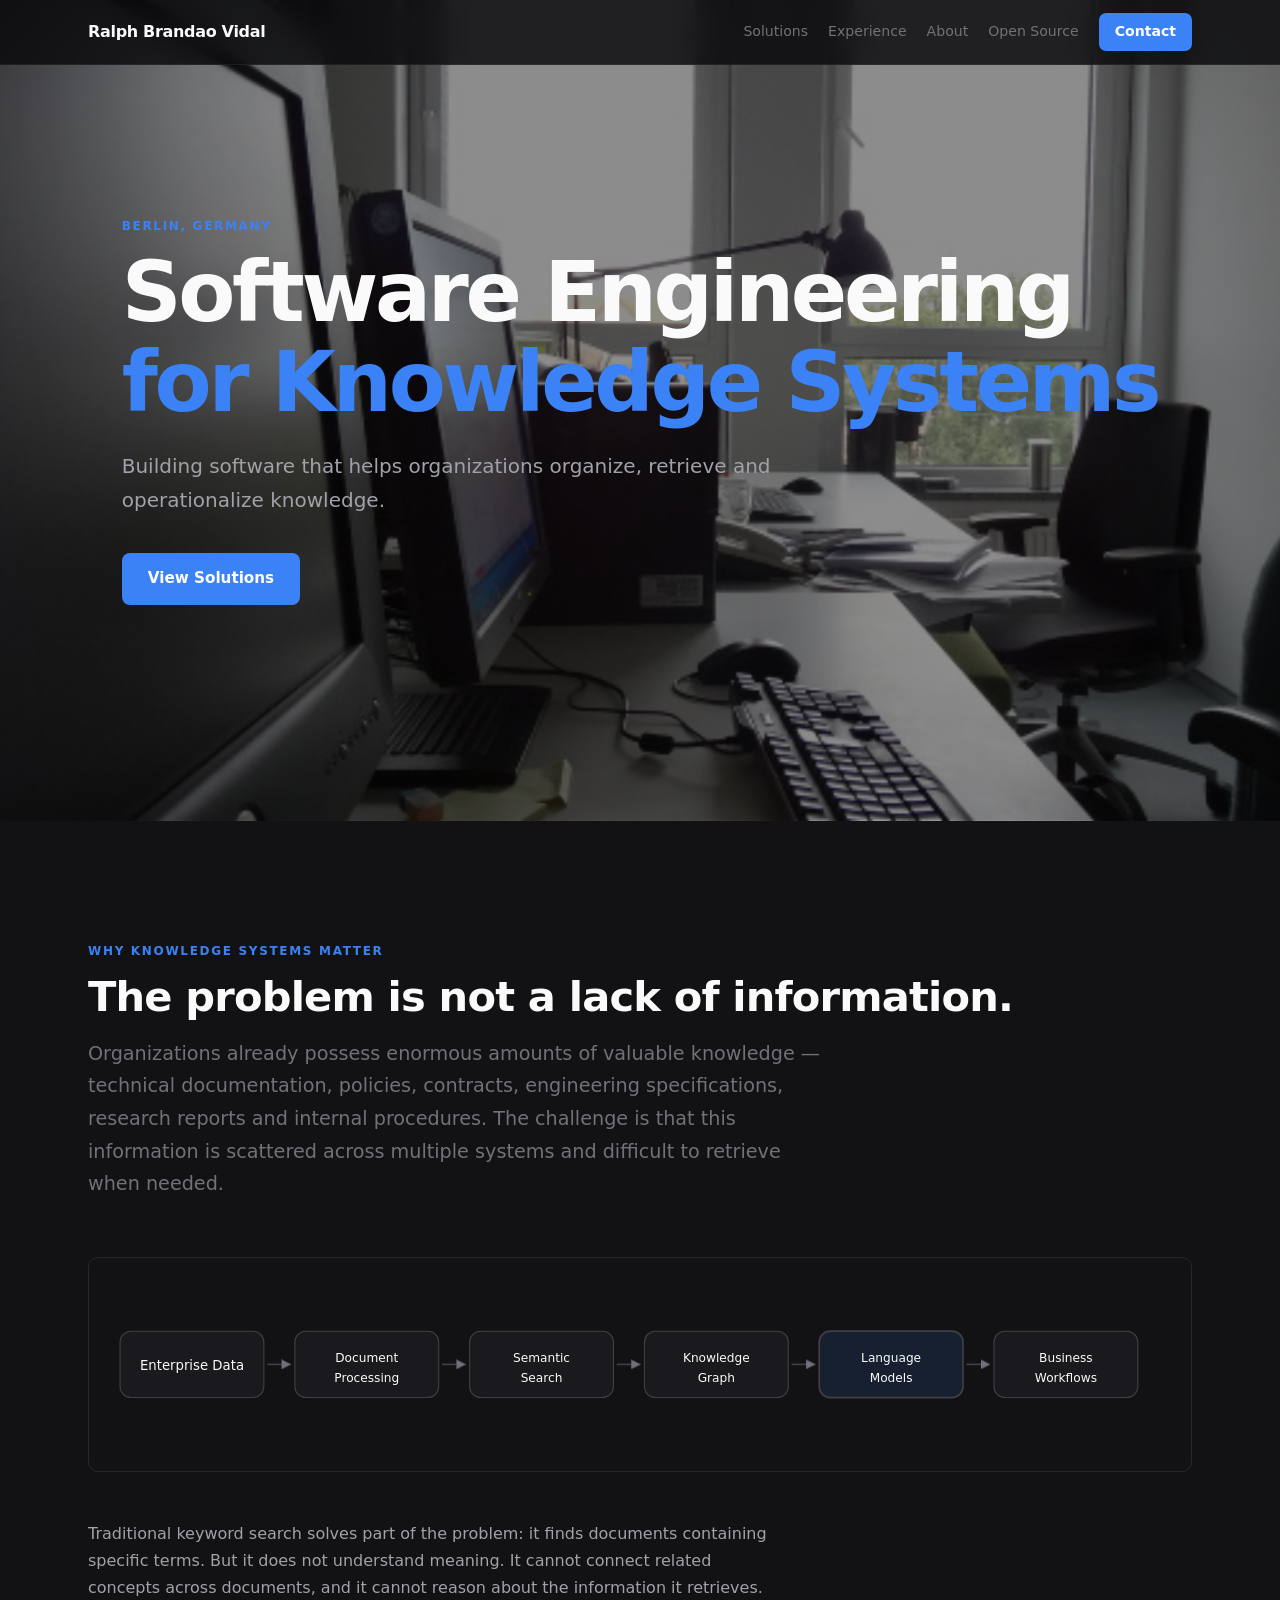
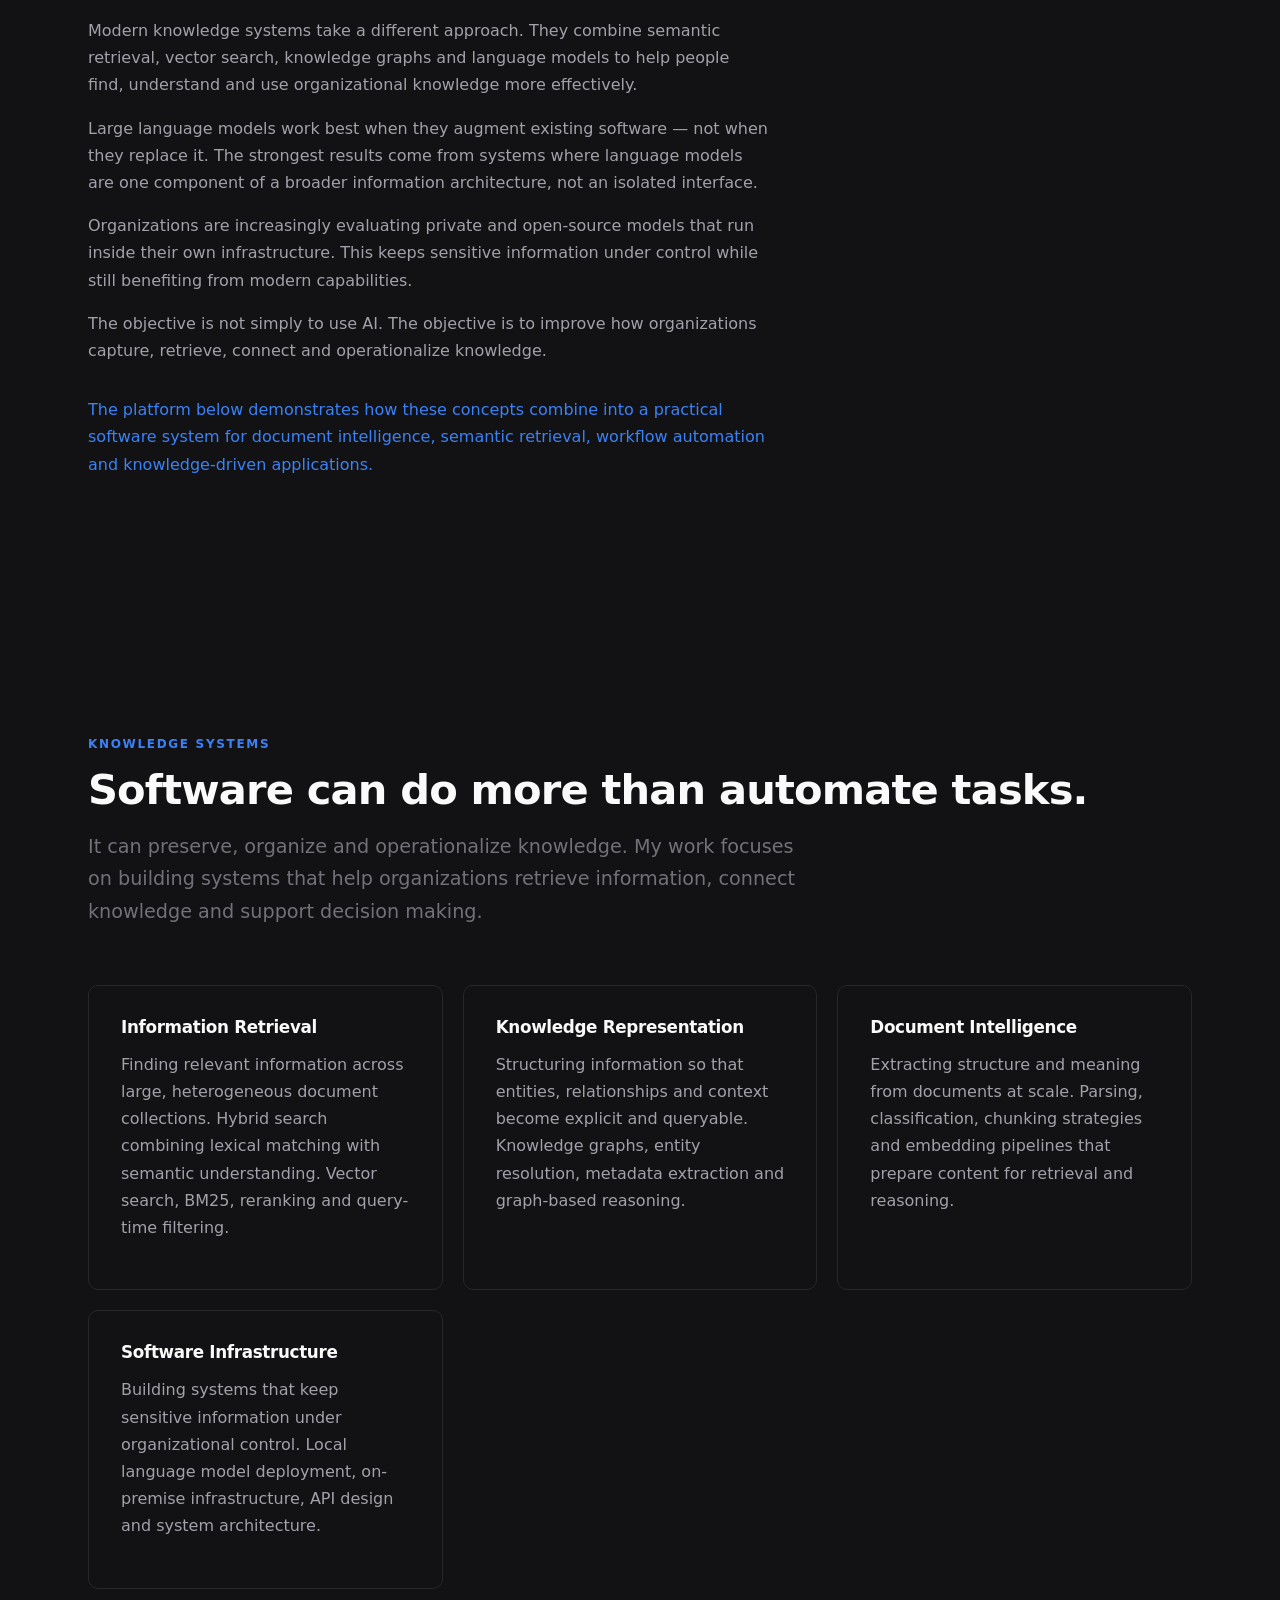
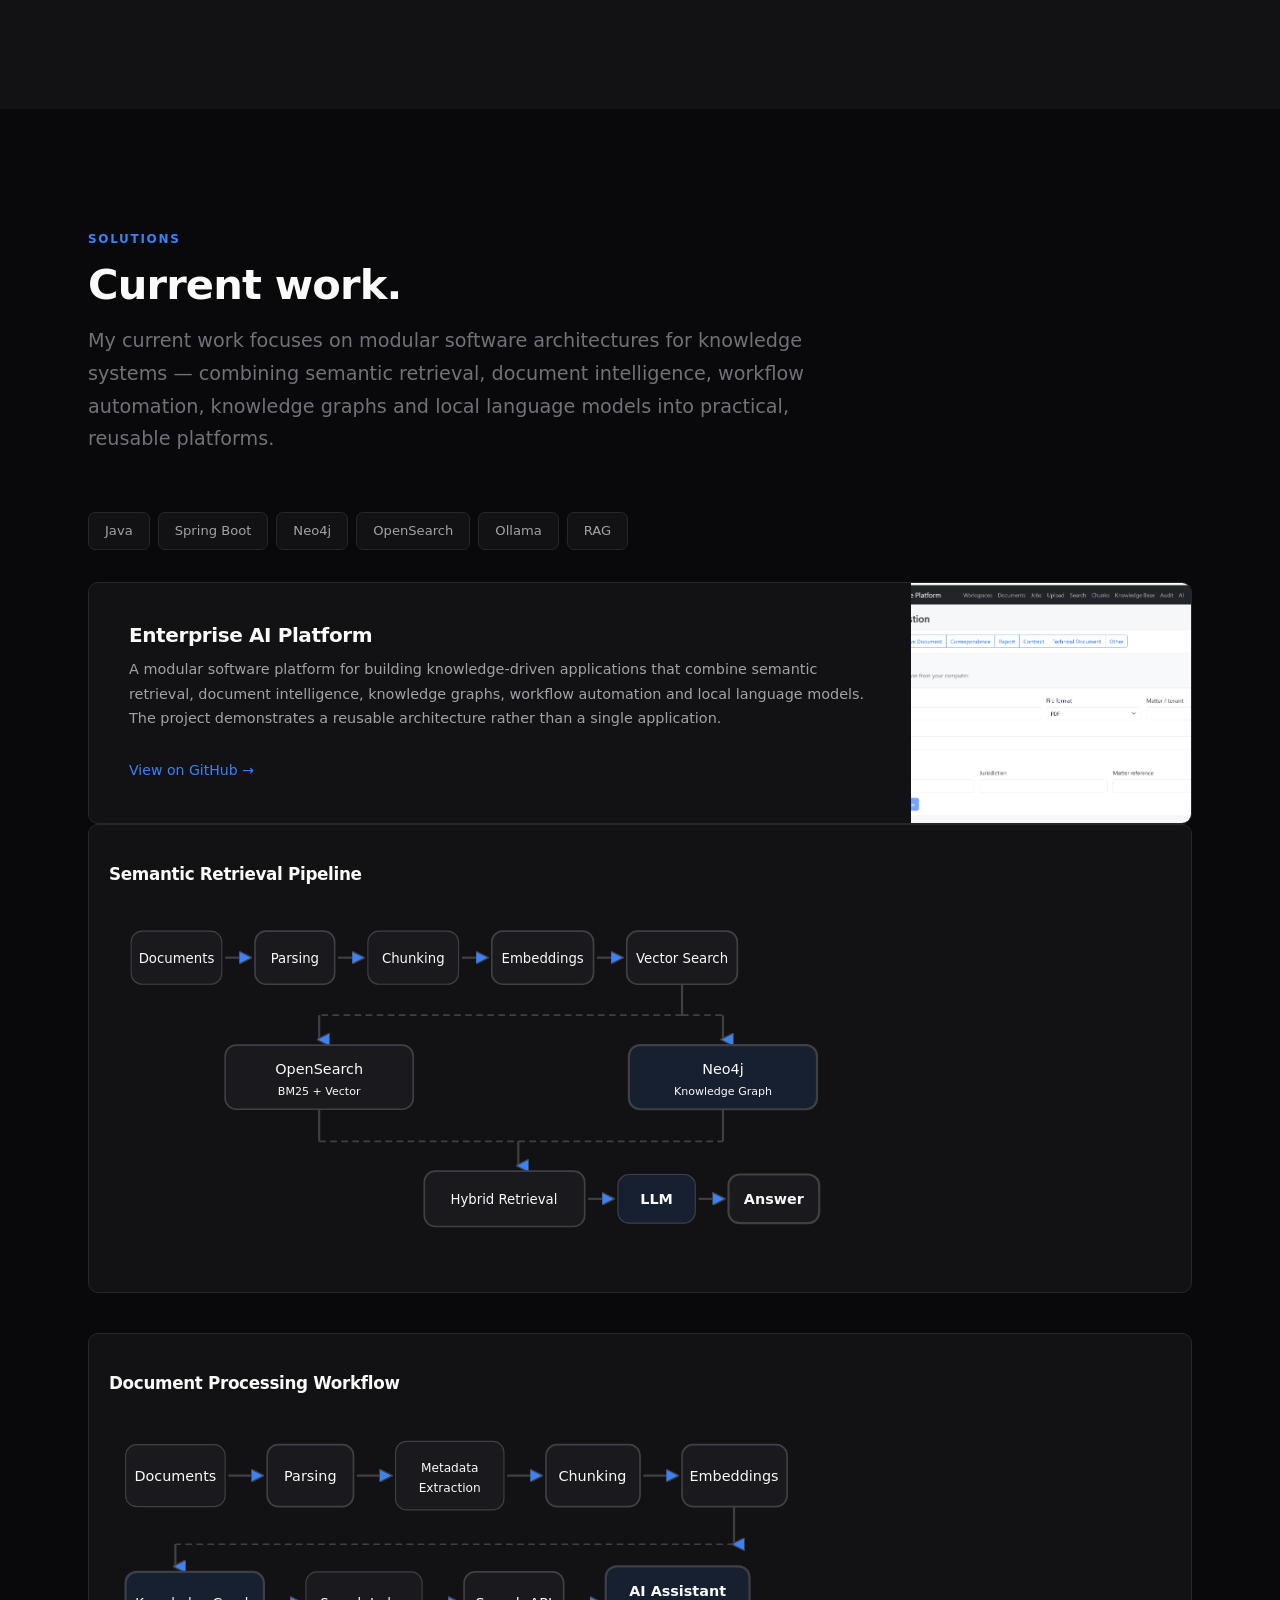
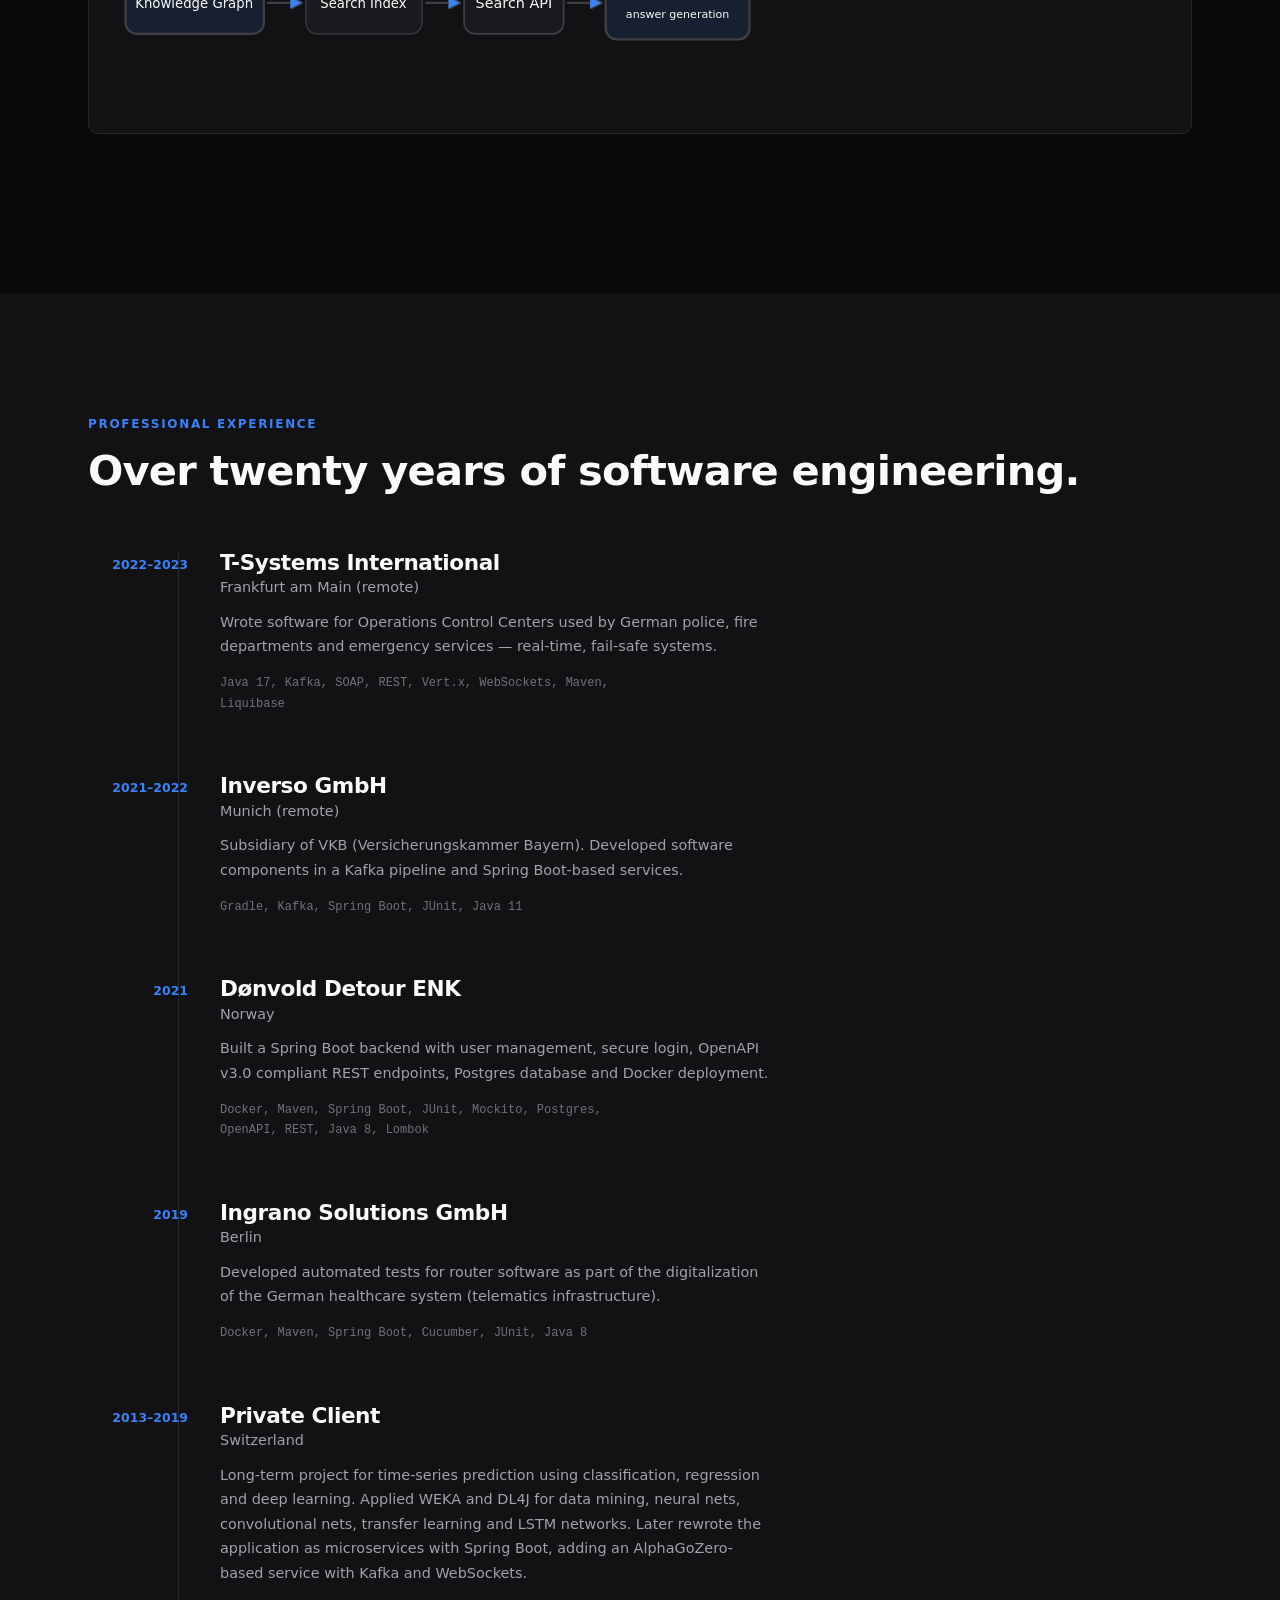
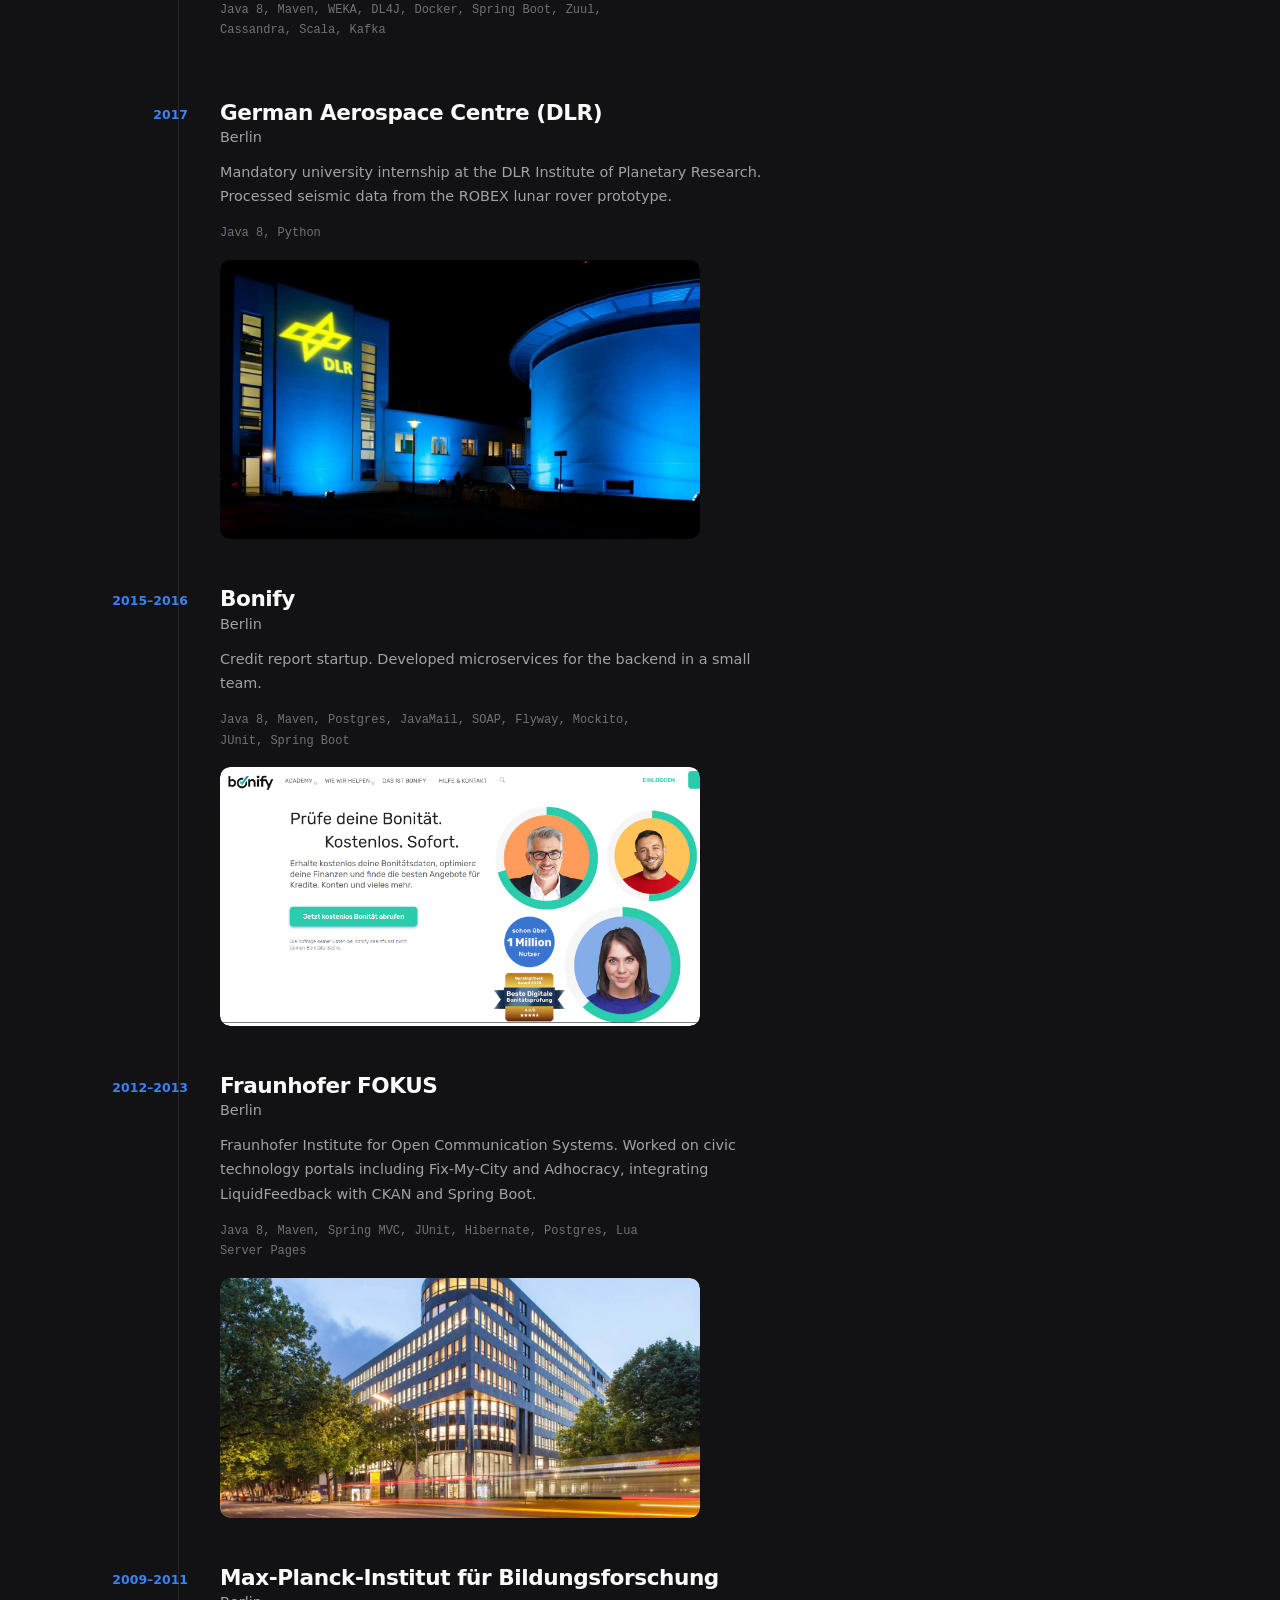
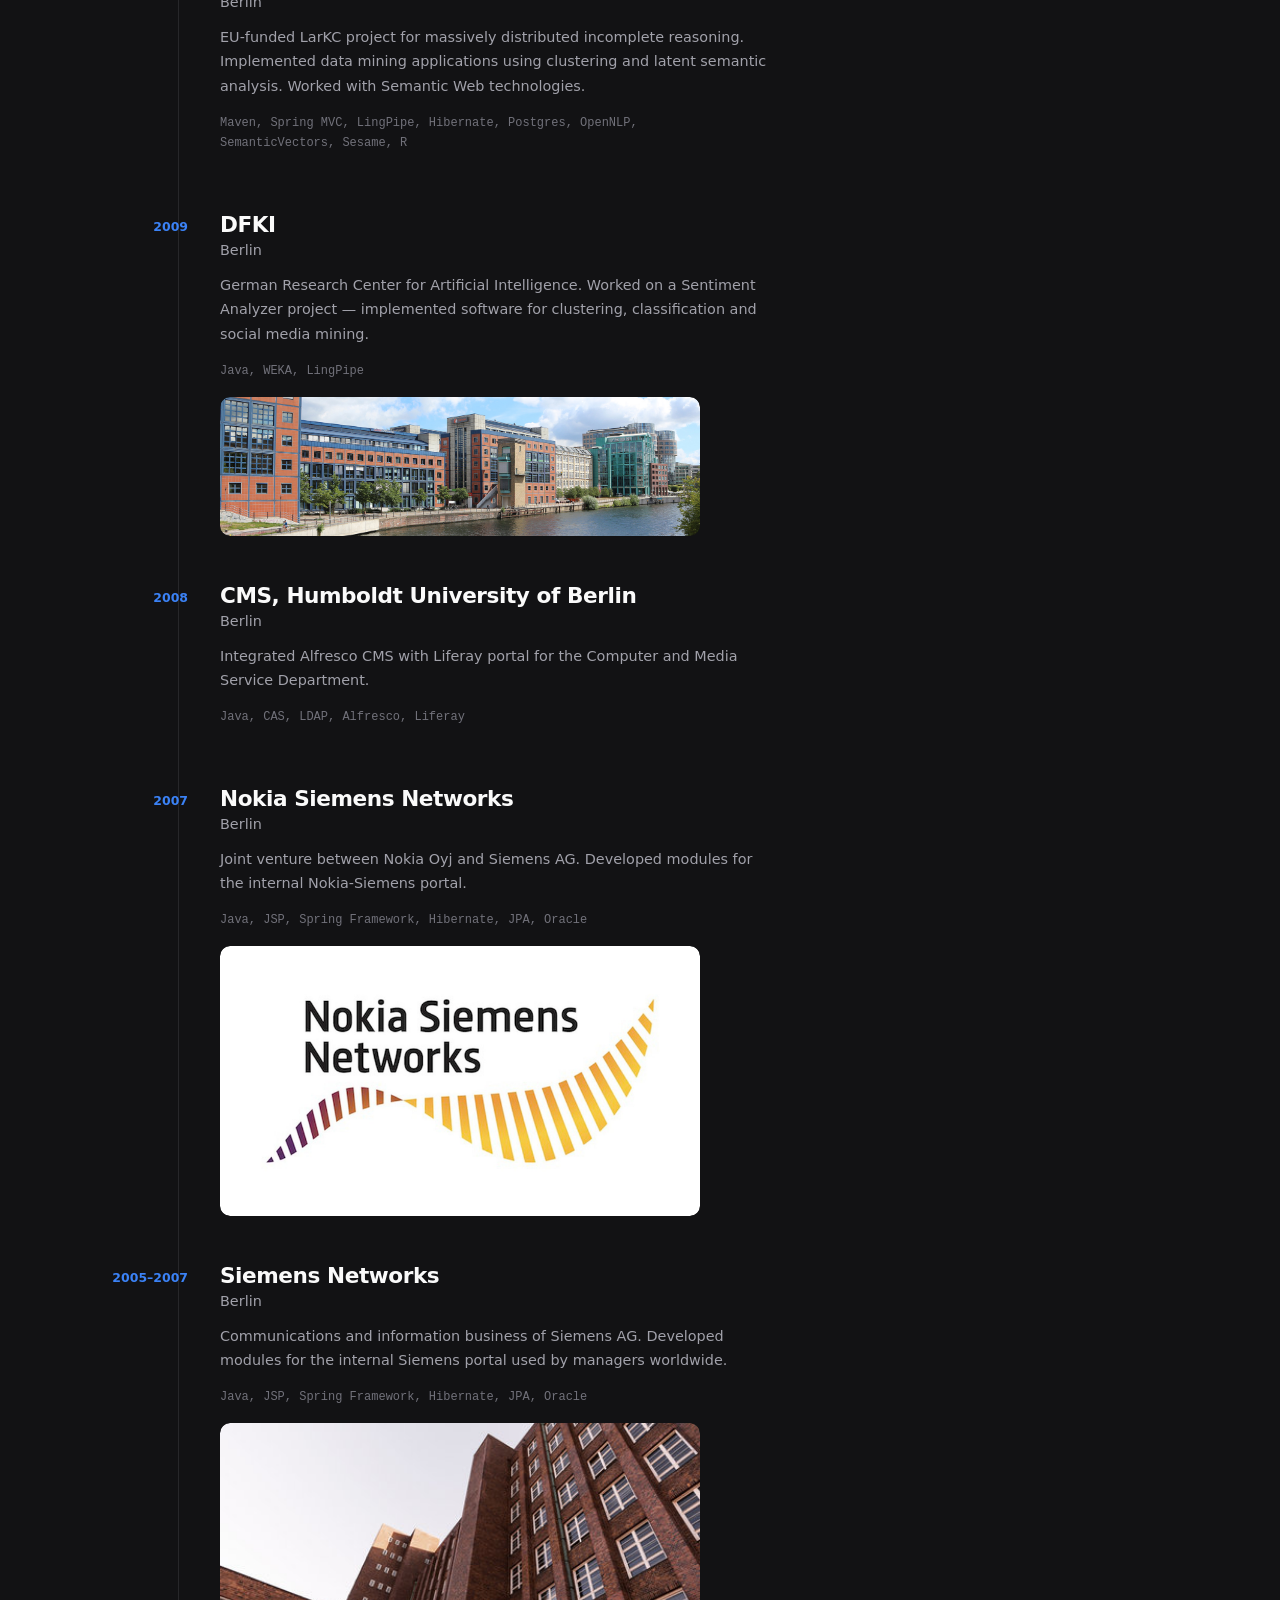
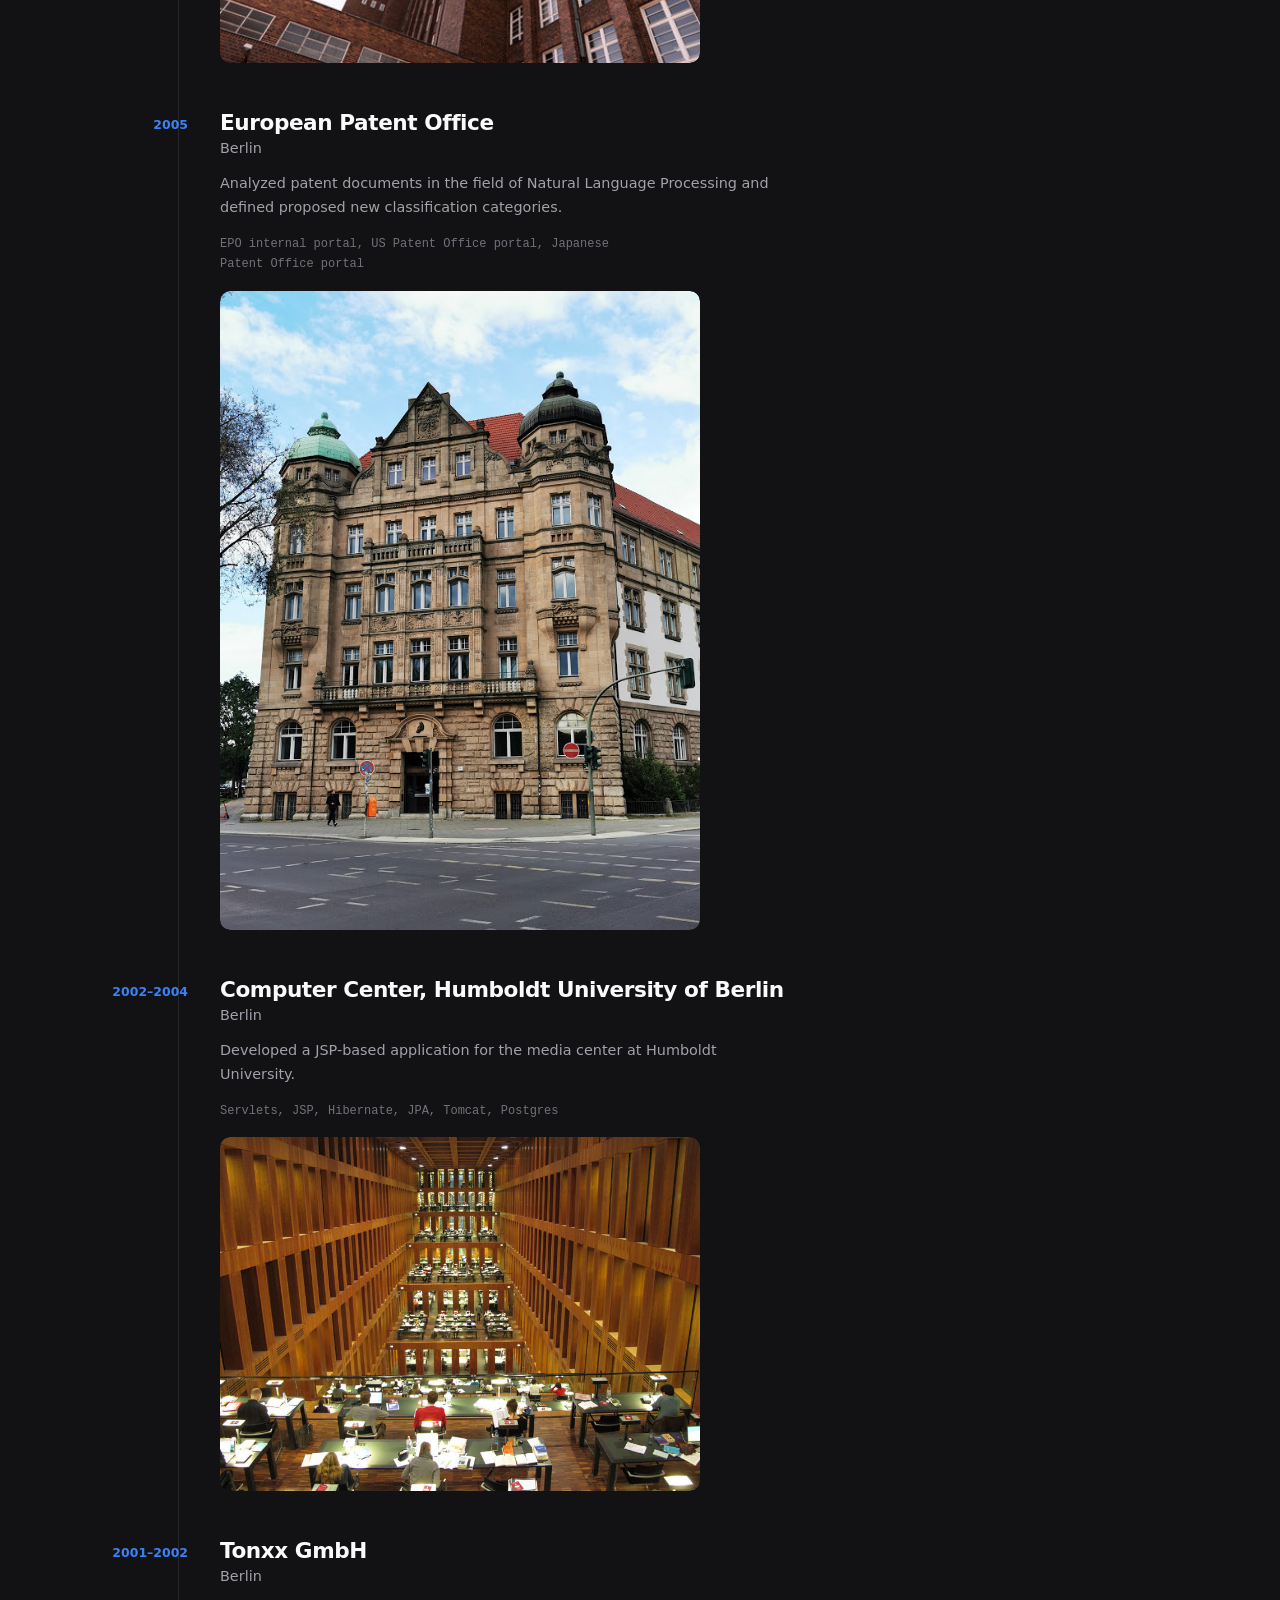
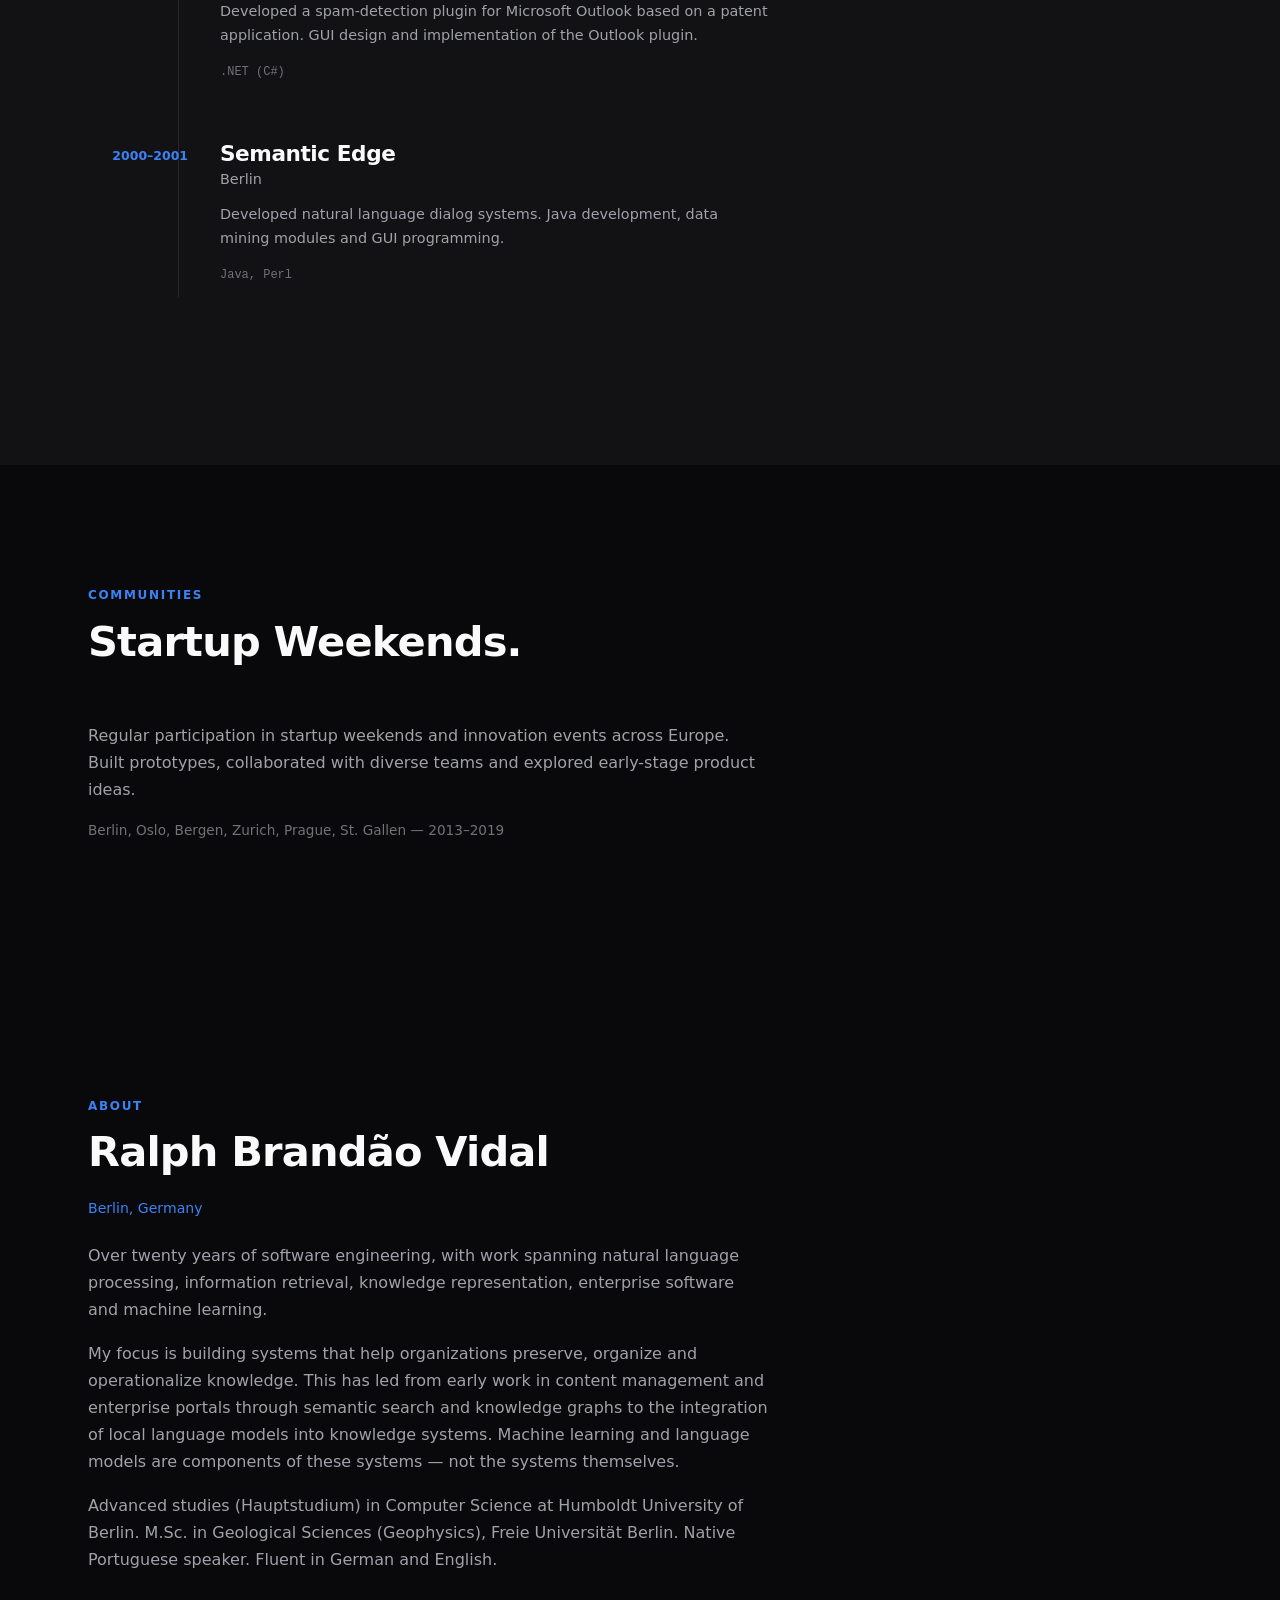
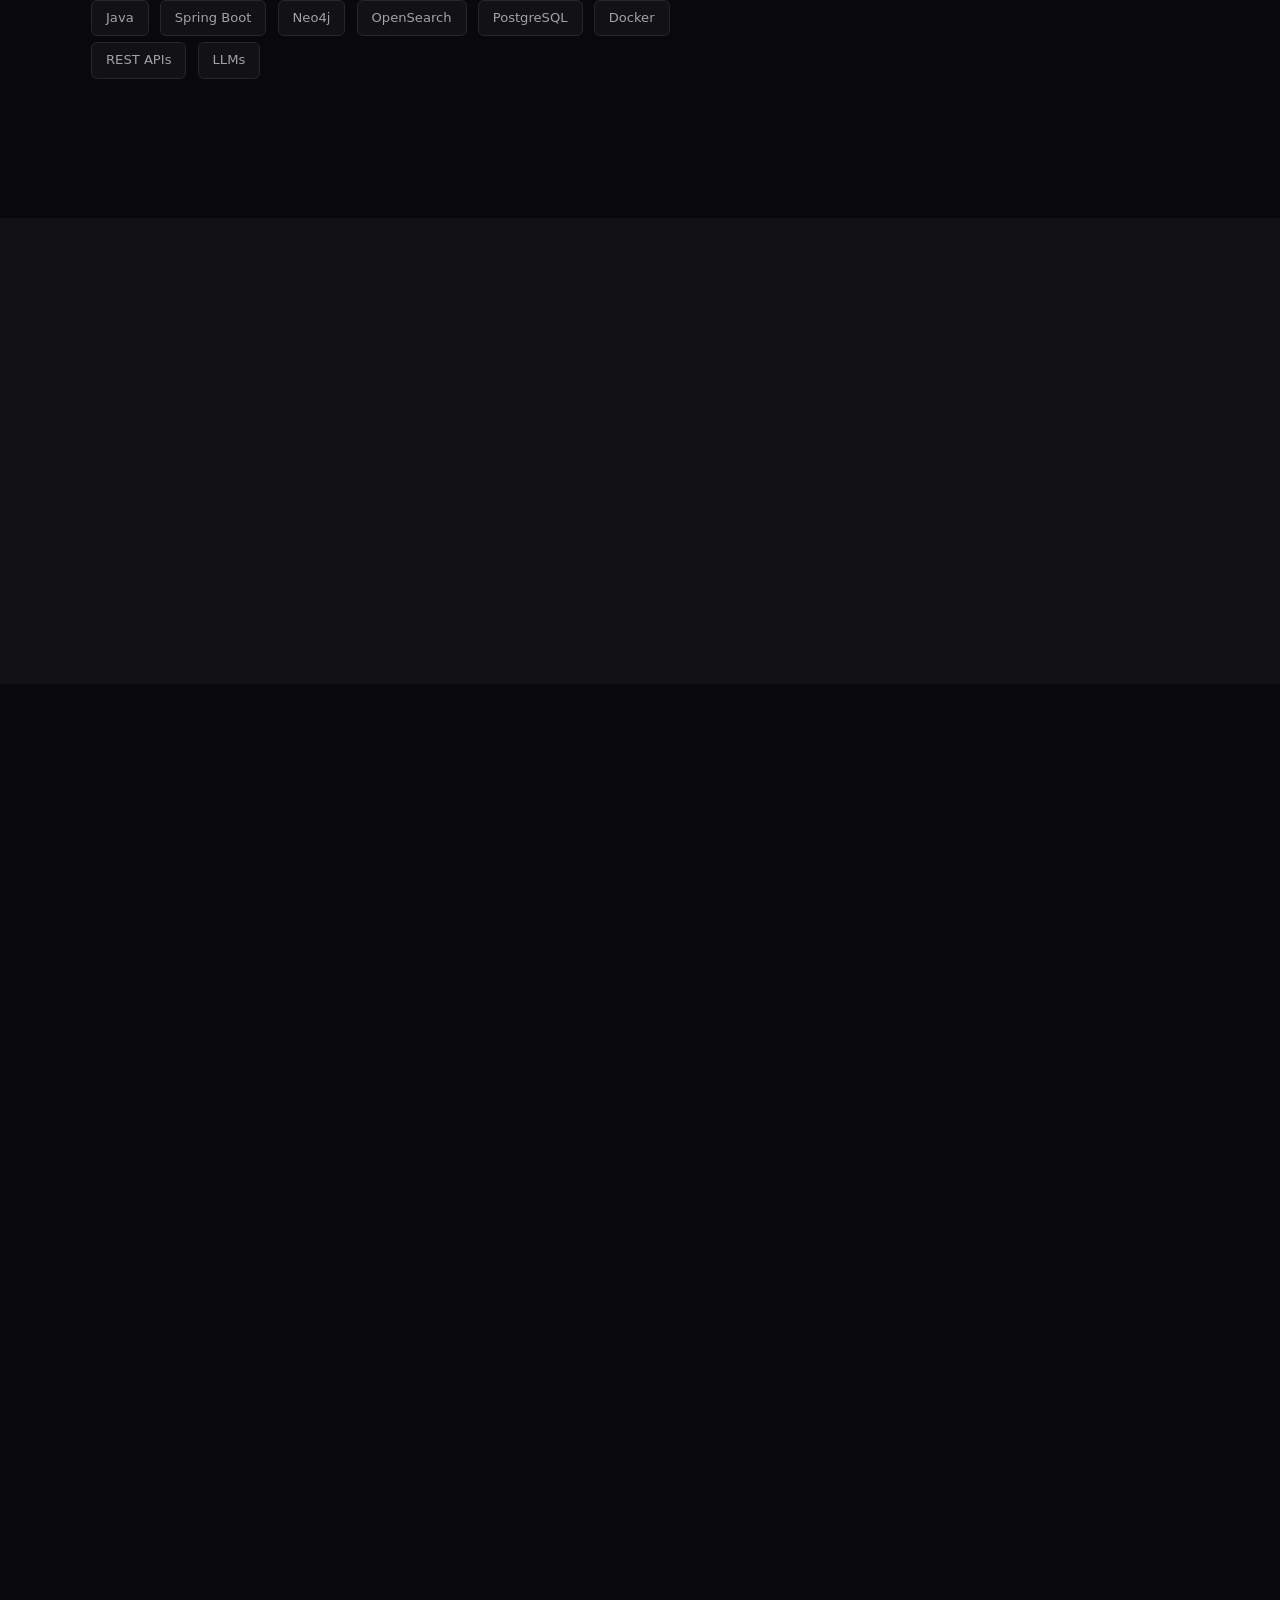
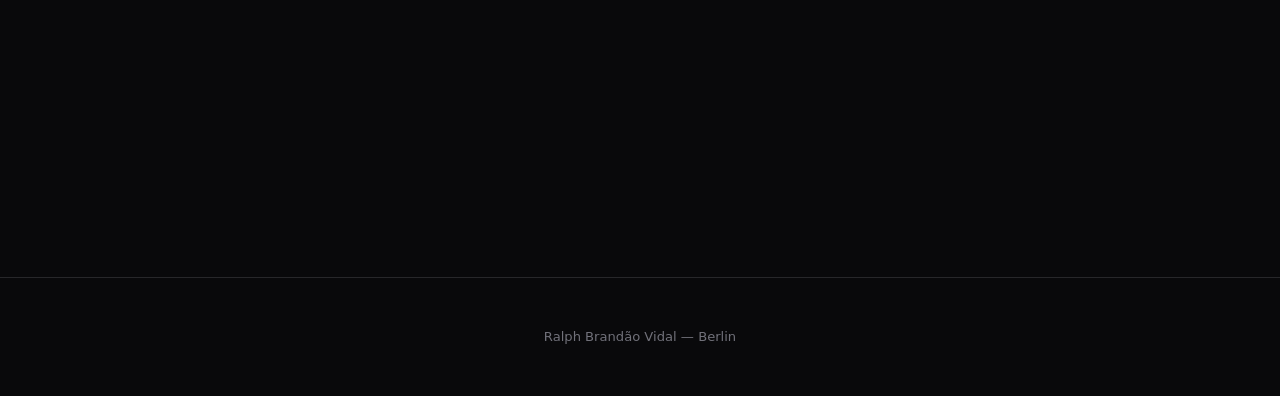
<file: index.html>
<!doctype html>
<html lang="en">
<head>
<meta charset="utf-8">
<meta name="viewport" content="width=device-width,initial-scale=1">
<title>Ralph Brandão Vidal — Software Engineering for Knowledge Systems</title>
<meta name="description" content="Software engineer in Berlin. Building systems that help organizations organize, retrieve and operationalize knowledge through semantic search, knowledge graphs and modern information systems.">
<link rel="stylesheet" href="assets/css/main.css">
<link rel="canonical" href="https://rbvidal.github.io/">
<meta property="og:title" content="Ralph Brandão Vidal — Software Engineering for Knowledge Systems">
<meta property="og:description" content="Building systems that help organizations organize, retrieve and operationalize knowledge.">
<meta property="og:type" content="website">
<meta property="og:url" content="https://rbvidal.github.io/">
<meta name="twitter:card" content="summary_large_image">
<meta name="twitter:title" content="Ralph Brandão Vidal — Software Engineering for Knowledge Systems">
<meta name="twitter:description" content="Building systems for semantic search, knowledge graphs and modern information systems.">
<script type="application/ld+json">
{"@context":"https://schema.org","@type":"Person","name":"Ralph Brandão Vidal","description":"Software engineer in Berlin. Building systems that help organizations organize, retrieve and operationalize knowledge through semantic search, knowledge graphs and modern information systems.","address":{"@type":"PostalAddress","addressLocality":"Berlin","addressCountry":"DE"},"url":"https://rbvidal.github.io"}
</script>
</head>
<body>

<a href="#main" class="skip-link">Skip to main content</a>

<nav aria-label="Main navigation">
  <div class="wrap">
    <a href="#" class="logo" aria-label="Home">Ralph Brandao Vidal</a>
    <div class="nav-links">
      <a href="#projects">Solutions</a>
      <a href="#experience">Experience</a>
      <a href="#about">About</a>
      <a href="#open-source">Open Source</a>
      <a href="#contact" class="nav-cta">Contact</a>
    </div>
  </div>
</nav>

<main id="main">

<!-- ═══════════ Hero ═══════════ -->
<section class="hero" aria-labelledby="hero-heading">
  <div class="wrap hero-inner">
    <p class="eyebrow">Berlin, Germany</p>
    <h1 id="hero-heading">Software Engineering<br><span class="accent">for Knowledge Systems</span></h1>
    <p class="lead">Building software that helps organizations organize, retrieve and operationalize knowledge.</p>
    <div class="hero-actions">
      <a href="#projects" class="btn btn-primary">View Solutions</a>
    </div>
  </div>
</section>

<!-- ═══════════ Why Knowledge Systems Matter ═══════════ -->
<section id="why-knowledge" class="bg-mid" aria-labelledby="why-heading">
  <div class="wrap">
    <div class="section-header reveal">
      <p class="eyebrow">Why Knowledge Systems Matter</p>
      <h2 id="why-heading">The problem is not a lack of information.</h2>
      <p class="lead">Organizations already possess enormous amounts of valuable knowledge — technical documentation, policies, contracts, engineering specifications, research reports and internal procedures. The challenge is that this information is scattered across multiple systems and difficult to retrieve when needed.</p>
    </div>

    <div class="diagram reveal" aria-label="From data to knowledge" role="img" style="margin-bottom:48px">
      <svg viewBox="0 0 960 120" xmlns="http://www.w3.org/2000/svg">
        <defs>
          <marker id="why-arrow" viewBox="0 0 10 10" refX="8" refY="5" markerWidth="6" markerHeight="6" orient="auto"><path d="M0,0 L10,5 L0,10 Z" fill="var(--muted)"/></marker>
        </defs>
        <rect x="10" y="30" width="130" height="60" rx="10" fill="var(--bg3)" stroke="var(--border-light)"/>
        <text x="75" y="65" text-anchor="middle" font-size="12" fill="#fafafa">Enterprise Data</text>

        <line x1="143" y1="60" x2="163" y2="60" stroke="var(--muted)" stroke-width="1.5" marker-end="url(#why-arrow)"/>

        <rect x="168" y="30" width="130" height="60" rx="10" fill="var(--bg3)" stroke="var(--border-light)"/>
        <text x="233" y="58" text-anchor="middle" font-size="11" fill="#fafafa">Document</text>
        <text x="233" y="76" text-anchor="middle" font-size="11" fill="#fafafa">Processing</text>

        <line x1="301" y1="60" x2="321" y2="60" stroke="var(--muted)" stroke-width="1.5" marker-end="url(#why-arrow)"/>

        <rect x="326" y="30" width="130" height="60" rx="10" fill="var(--bg3)" stroke="var(--border-light)"/>
        <text x="391" y="58" text-anchor="middle" font-size="11" fill="#fafafa">Semantic</text>
        <text x="391" y="76" text-anchor="middle" font-size="11" fill="#fafafa">Search</text>

        <line x1="459" y1="60" x2="479" y2="60" stroke="var(--muted)" stroke-width="1.5" marker-end="url(#why-arrow)"/>

        <rect x="484" y="30" width="130" height="60" rx="10" fill="var(--bg3)" stroke="var(--border-light)"/>
        <text x="549" y="58" text-anchor="middle" font-size="11" fill="#fafafa">Knowledge</text>
        <text x="549" y="76" text-anchor="middle" font-size="11" fill="#fafafa">Graph</text>

        <line x1="617" y1="60" x2="637" y2="60" stroke="var(--muted)" stroke-width="1.5" marker-end="url(#why-arrow)"/>

        <rect x="642" y="30" width="130" height="60" rx="10" fill="var(--accent-dim)" stroke="var(--accent)" stroke-width="1.5"/>
        <text x="707" y="58" text-anchor="middle" font-size="11" fill="#fafafa">Language</text>
        <text x="707" y="76" text-anchor="middle" font-size="11" fill="#fafafa">Models</text>

        <line x1="775" y1="60" x2="795" y2="60" stroke="var(--muted)" stroke-width="1.5" marker-end="url(#why-arrow)"/>

        <rect x="800" y="30" width="130" height="60" rx="10" fill="var(--bg3)" stroke="var(--border-light)"/>
        <text x="865" y="58" text-anchor="middle" font-size="11" fill="#fafafa">Business</text>
        <text x="865" y="76" text-anchor="middle" font-size="11" fill="#fafafa">Workflows</text>
      </svg>
    </div>

    <div class="reveal" style="max-width:680px">
      <p>Traditional keyword search solves part of the problem: it finds documents containing specific terms. But it does not understand meaning. It cannot connect related concepts across documents, and it cannot reason about the information it retrieves.</p>
      <p>Modern knowledge systems take a different approach. They combine semantic retrieval, vector search, knowledge graphs and language models to help people find, understand and use organizational knowledge more effectively.</p>
      <p>Large language models work best when they augment existing software — not when they replace it. The strongest results come from systems where language models are one component of a broader information architecture, not an isolated interface.</p>
      <p>Organizations are increasingly evaluating private and open-source models that run inside their own infrastructure. This keeps sensitive information under control while still benefiting from modern capabilities.</p>
      <p>The objective is not simply to use AI. The objective is to improve how organizations capture, retrieve, connect and operationalize knowledge.</p>
      <p style="margin-top:32px;color:var(--accent)">The platform below demonstrates how these concepts combine into a practical software system for document intelligence, semantic retrieval, workflow automation and knowledge-driven applications.</p>
    </div>
  </div>
</section>

<!-- ═══════════ Knowledge Systems ═══════════ -->
<section id="knowledge" class="bg-mid" aria-labelledby="knowledge-heading">
  <div class="wrap">
    <div class="section-header reveal">
      <p class="eyebrow">Knowledge Systems</p>
      <h2 id="knowledge-heading">Software can do more than automate tasks.</h2>
      <p class="lead">It can preserve, organize and operationalize knowledge. My work focuses on building systems that help organizations retrieve information, connect knowledge and support decision making.</p>
    </div>
    <div class="cap-grid">

      <div class="cap-card reveal">
        <h3>Information Retrieval</h3>
        <p>Finding relevant information across large, heterogeneous document collections. Hybrid search combining lexical matching with semantic understanding. Vector search, BM25, reranking and query-time filtering.</p>
      </div>

      <div class="cap-card reveal reveal-delay-1">
        <h3>Knowledge Representation</h3>
        <p>Structuring information so that entities, relationships and context become explicit and queryable. Knowledge graphs, entity resolution, metadata extraction and graph-based reasoning.</p>
      </div>

      <div class="cap-card reveal reveal-delay-2">
        <h3>Document Intelligence</h3>
        <p>Extracting structure and meaning from documents at scale. Parsing, classification, chunking strategies and embedding pipelines that prepare content for retrieval and reasoning.</p>
      </div>

      <div class="cap-card reveal reveal-delay-3">
        <h3>Software Infrastructure</h3>
        <p>Building systems that keep sensitive information under organizational control. Local language model deployment, on-premise infrastructure, API design and system architecture.</p>
      </div>

    </div>
  </div>
</section>

<!-- ═══════════ Solutions ═══════════ -->
<section id="projects" aria-labelledby="proj-heading">
  <div class="wrap">
    <div class="section-header reveal">
      <p class="eyebrow">Solutions</p>
      <h2 id="proj-heading">Current work.</h2>
      <p class="lead">My current work focuses on modular software architectures for knowledge systems — combining semantic retrieval, document intelligence, workflow automation, knowledge graphs and local language models into practical, reusable platforms.</p>
    </div>

    <div class="chips reveal" style="margin-bottom:32px">
      <span>Java</span><span>Spring Boot</span><span>Neo4j</span><span>OpenSearch</span><span>Ollama</span><span>RAG</span>
    </div>

    <div class="project-cards">

      <article class="project-card reveal">
        <div class="text">
          <h3>Enterprise AI Platform</h3>
          <p>A modular software platform for building knowledge-driven applications that combine semantic retrieval, document intelligence, knowledge graphs, workflow automation and local language models. The project demonstrates a reusable architecture rather than a single application.</p>
          <a href="https://github.com/rbvidal/enterprise-ai-platform" class="card-link" target="_blank" rel="noopener">View on GitHub &rarr;</a>
        </div>
        <div class="visual"><img src="assets/img/projects/doc_platform.png" alt="" loading="lazy"></div>
      </article>

    </div>

    <div class="diagram reveal" aria-label="Semantic Retrieval Pipeline" role="img">
      <h3 style="margin-bottom:24px;font-size:1.05rem">Semantic Retrieval Pipeline</h3>
      <svg viewBox="0 0 960 310" xmlns="http://www.w3.org/2000/svg">
        <defs>
          <marker id="arrow" viewBox="0 0 10 10" refX="8" refY="5" markerWidth="6" markerHeight="6" orient="auto"><path d="M0,0 L10,5 L0,10 Z" fill="#3b82f6"/></marker>
          <marker id="arrow-down" viewBox="0 0 10 10" refX="5" refY="8" markerWidth="6" markerHeight="6" orient="auto"><path d="M0,0 L5,10 L10,0 Z" fill="#3b82f6"/></marker>
        </defs>

        <!-- Row 1: Documents → Parsing → Chunking → Embeddings → Vector Search -->
        <rect x="20" y="20" width="82" height="48" rx="10" fill="var(--bg3)" stroke="var(--border-light)"/>
        <text x="61" y="49" text-anchor="middle" font-size="12" fill="#fafafa">Documents</text>

        <line x1="105" y1="44" x2="127" y2="44" stroke="var(--accent)" stroke-width="2" marker-end="url(#arrow)"/>

        <rect x="132" y="20" width="72" height="48" rx="10" fill="var(--bg3)" stroke="var(--accent)" stroke-width="1.5"/>
        <text x="168" y="49" text-anchor="middle" font-size="12" fill="#fafafa">Parsing</text>

        <line x1="207" y1="44" x2="229" y2="44" stroke="var(--accent)" stroke-width="2" marker-end="url(#arrow)"/>

        <rect x="234" y="20" width="82" height="48" rx="10" fill="var(--bg3)" stroke="var(--border-light)"/>
        <text x="275" y="49" text-anchor="middle" font-size="12" fill="#fafafa">Chunking</text>

        <line x1="319" y1="44" x2="341" y2="44" stroke="var(--accent)" stroke-width="2" marker-end="url(#arrow)"/>

        <rect x="346" y="20" width="92" height="48" rx="10" fill="var(--bg3)" stroke="var(--accent)" stroke-width="1.5"/>
        <text x="392" y="49" text-anchor="middle" font-size="12" fill="#fafafa">Embeddings</text>

        <line x1="441" y1="44" x2="463" y2="44" stroke="var(--accent)" stroke-width="2" marker-end="url(#arrow)"/>

        <rect x="468" y="20" width="100" height="48" rx="10" fill="var(--bg3)" stroke="var(--accent)" stroke-width="1.5"/>
        <text x="518" y="49" text-anchor="middle" font-size="12" fill="#fafafa">Vector Search</text>

        <!-- Connector: Vector Search ↓ splits to OpenSearch and Neo4j in parallel -->
        <line x1="518" y1="68" x2="518" y2="96" stroke="var(--accent)" stroke-width="2"/>
        <line x1="518" y1="96" x2="190" y2="96" stroke="var(--accent)" stroke-width="1.5" stroke-dasharray="6,4"/>
        <line x1="518" y1="96" x2="555" y2="96" stroke="var(--accent)" stroke-width="1.5" stroke-dasharray="6,4"/>
        <line x1="190" y1="96" x2="190" y2="118" stroke="var(--accent)" stroke-width="2" marker-end="url(#arrow-down)"/>
        <line x1="555" y1="96" x2="555" y2="118" stroke="var(--accent)" stroke-width="2" marker-end="url(#arrow-down)"/>

        <!-- Row 2: OpenSearch and Neo4j as parallel information sources -->
        <rect x="105" y="123" width="170" height="58" rx="10" fill="var(--bg3)" stroke="var(--accent)" stroke-width="1.5"/>
        <text x="190" y="149" text-anchor="middle" font-size="13" fill="#fafafa">OpenSearch</text>
        <text x="190" y="168" text-anchor="middle" font-size="10" fill="var(--muted)">BM25 + Vector</text>

        <rect x="470" y="123" width="170" height="58" rx="10" fill="var(--accent-dim)" stroke="var(--accent)" stroke-width="2"/>
        <text x="555" y="149" text-anchor="middle" font-size="13" fill="#fafafa">Neo4j</text>
        <text x="555" y="168" text-anchor="middle" font-size="10" fill="var(--muted)">Knowledge Graph</text>

        <!-- Connectors: both OpenSearch and Neo4j converge into Hybrid Retrieval -->
        <line x1="190" y1="181" x2="190" y2="210" stroke="var(--accent)" stroke-width="2"/>
        <line x1="555" y1="181" x2="555" y2="210" stroke="var(--accent)" stroke-width="2"/>
        <line x1="190" y1="210" x2="555" y2="210" stroke="var(--accent)" stroke-width="1.5" stroke-dasharray="6,4"/>
        <line x1="370" y1="210" x2="370" y2="232" stroke="var(--accent)" stroke-width="2" marker-end="url(#arrow-down)"/>

        <!-- Row 3: Hybrid Retrieval → LLM → Answer -->
        <rect x="285" y="237" width="145" height="50" rx="10" fill="var(--bg3)" stroke="var(--accent)" stroke-width="1.5"/>
        <text x="357" y="267" text-anchor="middle" font-size="12" fill="#fafafa">Hybrid Retrieval</text>

        <line x1="433" y1="262" x2="455" y2="262" stroke="var(--accent)" stroke-width="2" marker-end="url(#arrow)"/>

        <rect x="460" y="240" width="70" height="44" rx="10" fill="var(--accent-dim)" stroke="var(--accent)"/>
        <text x="495" y="267" text-anchor="middle" font-size="13" fill="#3b82f6" font-weight="600">LLM</text>

        <line x1="533" y1="262" x2="555" y2="262" stroke="var(--accent)" stroke-width="2" marker-end="url(#arrow)"/>

        <rect x="560" y="240" width="82" height="44" rx="10" fill="var(--bg3)" stroke="var(--accent)" stroke-width="2"/>
        <text x="601" y="267" text-anchor="middle" font-size="13" fill="#fafafa" font-weight="600">Answer</text>
      </svg>
    </div>

    <div class="diagram reveal reveal-delay-1" aria-label="Document Processing Workflow" role="img">
      <h3 style="margin-bottom:24px;font-size:1.05rem">Document Processing Workflow</h3>
      <svg viewBox="0 0 960 250" xmlns="http://www.w3.org/2000/svg">
        <defs>
          <marker id="arrow2" viewBox="0 0 10 10" refX="8" refY="5" markerWidth="6" markerHeight="6" orient="auto"><path d="M0,0 L10,5 L0,10 Z" fill="#3b82f6"/></marker>
          <marker id="arrow-down2" viewBox="0 0 10 10" refX="5" refY="8" markerWidth="6" markerHeight="6" orient="auto"><path d="M0,0 L5,10 L10,0 Z" fill="#3b82f6"/></marker>
        </defs>

        <!-- Row 1: Documents → Parsing → Metadata Extraction → Chunking → Embeddings -->
        <rect x="15" y="25" width="90" height="56" rx="10" fill="var(--bg3)" stroke="var(--border-light)"/>
        <text x="60" y="58" text-anchor="middle" font-size="13" fill="#fafafa">Documents</text>

        <line x1="108" y1="53" x2="138" y2="53" stroke="var(--accent)" stroke-width="2" marker-end="url(#arrow2)"/>

        <rect x="143" y="25" width="78" height="56" rx="10" fill="var(--bg3)" stroke="var(--accent)" stroke-width="1.5"/>
        <text x="182" y="58" text-anchor="middle" font-size="13" fill="#fafafa">Parsing</text>

        <line x1="224" y1="53" x2="254" y2="53" stroke="var(--accent)" stroke-width="2" marker-end="url(#arrow2)"/>

        <rect x="259" y="22" width="98" height="62" rx="10" fill="var(--bg3)" stroke="var(--border-light)"/>
        <text x="308" y="50" text-anchor="middle" font-size="11" fill="#fafafa">Metadata</text>
        <text x="308" y="68" text-anchor="middle" font-size="11" fill="#fafafa">Extraction</text>

        <line x1="360" y1="53" x2="390" y2="53" stroke="var(--accent)" stroke-width="2" marker-end="url(#arrow2)"/>

        <rect x="395" y="25" width="85" height="56" rx="10" fill="var(--bg3)" stroke="var(--accent)" stroke-width="1.5"/>
        <text x="437" y="58" text-anchor="middle" font-size="13" fill="#fafafa">Chunking</text>

        <line x1="483" y1="53" x2="513" y2="53" stroke="var(--accent)" stroke-width="2" marker-end="url(#arrow2)"/>

        <rect x="518" y="25" width="95" height="56" rx="10" fill="var(--bg3)" stroke="var(--accent)" stroke-width="1.5"/>
        <text x="565" y="58" text-anchor="middle" font-size="13" fill="#fafafa">Embeddings</text>

        <!-- Connector: Embeddings ↓ to Knowledge Graph -->
        <line x1="565" y1="81" x2="565" y2="115" stroke="var(--accent)" stroke-width="2" marker-end="url(#arrow-down2)"/>

        <line x1="565" y1="115" x2="60" y2="115" stroke="var(--accent)" stroke-width="1.5" stroke-dasharray="6,4"/>
        <line x1="60" y1="115" x2="60" y2="135" stroke="var(--accent)" stroke-width="2" marker-end="url(#arrow-down2)"/>

        <!-- Row 2: Knowledge Graph → Search Index → Search API → AI Assistant -->
        <rect x="15" y="140" width="125" height="56" rx="10" fill="var(--accent-dim)" stroke="var(--accent)" stroke-width="2"/>
        <text x="77" y="173" text-anchor="middle" font-size="12" fill="#fafafa">Knowledge Graph</text>

        <line x1="143" y1="168" x2="173" y2="168" stroke="var(--accent)" stroke-width="2" marker-end="url(#arrow2)"/>

        <rect x="178" y="140" width="105" height="56" rx="10" fill="var(--bg3)" stroke="var(--border-light)"/>
        <text x="230" y="173" text-anchor="middle" font-size="12" fill="#fafafa">Search Index</text>

        <line x1="286" y1="168" x2="316" y2="168" stroke="var(--accent)" stroke-width="2" marker-end="url(#arrow2)"/>

        <rect x="321" y="140" width="90" height="56" rx="10" fill="var(--bg3)" stroke="var(--accent)" stroke-width="1.5"/>
        <text x="366" y="173" text-anchor="middle" font-size="13" fill="#fafafa">Search API</text>

        <line x1="414" y1="168" x2="444" y2="168" stroke="var(--accent)" stroke-width="2" marker-end="url(#arrow2)"/>

        <rect x="449" y="135" width="130" height="66" rx="10" fill="var(--accent-dim)" stroke="var(--accent)" stroke-width="2"/>
        <text x="514" y="162" text-anchor="middle" font-size="13" fill="#fafafa" font-weight="600">AI Assistant</text>
        <text x="514" y="182" text-anchor="middle" font-size="10" fill="var(--muted)">answer generation</text>
      </svg>
    </div>
  </div>
</section>

<!-- ═══════════ Professional Experience ═══════════ -->
<section id="experience" class="bg-mid" aria-labelledby="exp-heading">
  <div class="wrap">
    <div class="section-header reveal">
      <p class="eyebrow">Professional Experience</p>
      <h2 id="exp-heading">Over twenty years of software engineering.</h2>
    </div>

    <div class="timeline">

      <div class="timeline-item reveal">
        <div class="timeline-year">2022–2023</div>
        <div class="timeline-content">
          <h3>T-Systems International</h3>
          <p class="timeline-context">Frankfurt am Main (remote)</p>
          <p>Wrote software for Operations Control Centers used by German police, fire departments and emergency services — real-time, fail-safe systems.</p>
          <p class="timeline-stack">Java 17, Kafka, SOAP, REST, Vert.x, WebSockets, Maven, Liquibase</p>
        </div>
      </div>

      <div class="timeline-item reveal">
        <div class="timeline-year">2021–2022</div>
        <div class="timeline-content">
          <h3>Inverso GmbH</h3>
          <p class="timeline-context">Munich (remote)</p>
          <p>Subsidiary of VKB (Versicherungskammer Bayern). Developed software components in a Kafka pipeline and Spring Boot-based services.</p>
          <p class="timeline-stack">Gradle, Kafka, Spring Boot, JUnit, Java 11</p>
        </div>
      </div>

      <div class="timeline-item reveal">
        <div class="timeline-year">2021</div>
        <div class="timeline-content">
          <h3>Dønvold Detour ENK</h3>
          <p class="timeline-context">Norway</p>
          <p>Built a Spring Boot backend with user management, secure login, OpenAPI v3.0 compliant REST endpoints, Postgres database and Docker deployment.</p>
          <p class="timeline-stack">Docker, Maven, Spring Boot, JUnit, Mockito, Postgres, OpenAPI, REST, Java 8, Lombok</p>
        </div>
      </div>

      <div class="timeline-item reveal">
        <div class="timeline-year">2019</div>
        <div class="timeline-content">
          <h3>Ingrano Solutions GmbH</h3>
          <p class="timeline-context">Berlin</p>
          <p>Developed automated tests for router software as part of the digitalization of the German healthcare system (telematics infrastructure).</p>
          <p class="timeline-stack">Docker, Maven, Spring Boot, Cucumber, JUnit, Java 8</p>
        </div>
      </div>

      <div class="timeline-item reveal">
        <div class="timeline-year">2013–2019</div>
        <div class="timeline-content">
          <h3>Private Client</h3>
          <p class="timeline-context">Switzerland</p>
          <p>Long-term project for time-series prediction using classification, regression and deep learning. Applied WEKA and DL4J for data mining, neural nets, convolutional nets, transfer learning and LSTM networks. Later rewrote the application as microservices with Spring Boot, adding an AlphaGoZero-based service with Kafka and WebSockets.</p>
          <p class="timeline-stack">Java 8, Maven, WEKA, DL4J, Docker, Spring Boot, Zuul, Cassandra, Scala, Kafka</p>
        </div>
      </div>

      <div class="timeline-item reveal">
        <div class="timeline-year">2017</div>
        <div class="timeline-content">
          <h3>German Aerospace Centre (DLR)</h3>
          <p class="timeline-context">Berlin</p>
          <p>Mandatory university internship at the DLR Institute of Planetary Research. Processed seismic data from the ROBEX lunar rover prototype.</p>
          <p class="timeline-stack">Java 8, Python</p>
          <div class="timeline-img"><img src="assets/img/research/DLR1.jpg" alt="DLR German Aerospace Centre" loading="lazy"></div>
        </div>
      </div>

      <div class="timeline-item reveal">
        <div class="timeline-year">2015–2016</div>
        <div class="timeline-content">
          <h3>Bonify</h3>
          <p class="timeline-context">Berlin</p>
          <p>Credit report startup. Developed microservices for the backend in a small team.</p>
          <p class="timeline-stack">Java 8, Maven, Postgres, JavaMail, SOAP, Flyway, Mockito, JUnit, Spring Boot</p>
          <div class="timeline-img"><img src="assets/img/enterprise/bonify1.png" alt="" loading="lazy"></div>
        </div>
      </div>

      <div class="timeline-item reveal">
        <div class="timeline-year">2012–2013</div>
        <div class="timeline-content">
          <h3>Fraunhofer FOKUS</h3>
          <p class="timeline-context">Berlin</p>
          <p>Fraunhofer Institute for Open Communication Systems. Worked on civic technology portals including Fix-My-City and Adhocracy, integrating LiquidFeedback with CKAN and Spring Boot.</p>
          <p class="timeline-stack">Java 8, Maven, Spring MVC, JUnit, Hibernate, Postgres, Lua Server Pages</p>
          <div class="timeline-img"><img src="assets/img/research/FOKUS_Geb-ude_970x485.jpg" alt="Fraunhofer FOKUS" loading="lazy"></div>
        </div>
      </div>

      <div class="timeline-item reveal">
        <div class="timeline-year">2009–2011</div>
        <div class="timeline-content">
          <h3>Max-Planck-Institut für Bildungsforschung</h3>
          <p class="timeline-context">Berlin</p>
          <p>EU-funded LarKC project for massively distributed incomplete reasoning. Implemented data mining applications using clustering and latent semantic analysis. Worked with Semantic Web technologies.</p>
          <p class="timeline-stack">Maven, Spring MVC, LingPipe, Hibernate, Postgres, OpenNLP, SemanticVectors, Sesame, R</p>
        </div>
      </div>

      <div class="timeline-item reveal">
        <div class="timeline-year">2009</div>
        <div class="timeline-content">
          <h3>DFKI</h3>
          <p class="timeline-context">Berlin</p>
          <p>German Research Center for Artificial Intelligence. Worked on a Sentiment Analyzer project — implemented software for clustering, classification and social media mining.</p>
          <p class="timeline-stack">Java, WEKA, LingPipe</p>
          <div class="timeline-img"><img src="assets/img/research/DFKI-Berlin_Gebaeude_V2.jpg" alt="DFKI Berlin" loading="lazy"></div>
        </div>
      </div>

      <div class="timeline-item reveal">
        <div class="timeline-year">2008</div>
        <div class="timeline-content">
          <h3>CMS, Humboldt University of Berlin</h3>
          <p class="timeline-context">Berlin</p>
          <p>Integrated Alfresco CMS with Liferay portal for the Computer and Media Service Department.</p>
          <p class="timeline-stack">Java, CAS, LDAP, Alfresco, Liferay</p>
        </div>
      </div>

      <div class="timeline-item reveal">
        <div class="timeline-year">2007</div>
        <div class="timeline-content">
          <h3>Nokia Siemens Networks</h3>
          <p class="timeline-context">Berlin</p>
          <p>Joint venture between Nokia Oyj and Siemens AG. Developed modules for the internal Nokia-Siemens portal.</p>
          <p class="timeline-stack">Java, JSP, Spring Framework, Hibernate, JPA, Oracle</p>
          <div class="timeline-img"><img src="assets/img/enterprise/nsn_sml_rgb.jpg" alt="Nokia Siemens Networks" loading="lazy"></div>
        </div>
      </div>

      <div class="timeline-item reveal">
        <div class="timeline-year">2005–2007</div>
        <div class="timeline-content">
          <h3>Siemens Networks</h3>
          <p class="timeline-context">Berlin</p>
          <p>Communications and information business of Siemens AG. Developed modules for the internal Siemens portal used by managers worldwide.</p>
          <p class="timeline-stack">Java, JSP, Spring Framework, Hibernate, JPA, Oracle</p>
          <div class="timeline-img"><img src="assets/img/enterprise/Simens.jpg" alt="Siemens" loading="lazy"></div>
        </div>
      </div>

      <div class="timeline-item reveal">
        <div class="timeline-year">2005</div>
        <div class="timeline-content">
          <h3>European Patent Office</h3>
          <p class="timeline-context">Berlin</p>
          <p>Analyzed patent documents in the field of Natural Language Processing and defined proposed new classification categories.</p>
          <p class="timeline-stack">EPO internal portal, US Patent Office portal, Japanese Patent Office portal</p>
          <div class="timeline-img"><img src="assets/img/research/EPO_BERLIN.jpg" alt="European Patent Office Berlin" loading="lazy"></div>
        </div>
      </div>

      <div class="timeline-item reveal">
        <div class="timeline-year">2002–2004</div>
        <div class="timeline-content">
          <h3>Computer Center, Humboldt University of Berlin</h3>
          <p class="timeline-context">Berlin</p>
          <p>Developed a JSP-based application for the media center at Humboldt University.</p>
          <p class="timeline-stack">Servlets, JSP, Hibernate, JPA, Tomcat, Postgres</p>
          <div class="timeline-img"><img src="assets/img/research/HU_GRIM2-800x590.jpg" alt="Humboldt University" loading="lazy"></div>
        </div>
      </div>

      <div class="timeline-item reveal">
        <div class="timeline-year">2001–2002</div>
        <div class="timeline-content">
          <h3>Tonxx GmbH</h3>
          <p class="timeline-context">Berlin</p>
          <p>Developed a spam-detection plugin for Microsoft Outlook based on a patent application. GUI design and implementation of the Outlook plugin.</p>
          <p class="timeline-stack">.NET (C#)</p>
        </div>
      </div>

      <div class="timeline-item reveal">
        <div class="timeline-year">2000–2001</div>
        <div class="timeline-content">
          <h3>Semantic Edge</h3>
          <p class="timeline-context">Berlin</p>
          <p>Developed natural language dialog systems. Java development, data mining modules and GUI programming.</p>
          <p class="timeline-stack">Java, Perl</p>
        </div>
      </div>

    </div>
  </div>
</section>

<!-- ═══════════ Communities ═══════════ -->
<section id="communities" aria-labelledby="communities-heading">
  <div class="wrap">
    <div class="section-header reveal">
      <p class="eyebrow">Communities</p>
      <h2 id="communities-heading">Startup Weekends.</h2>
    </div>
    <div class="reveal" style="max-width:680px">
      <p>Regular participation in startup weekends and innovation events across Europe. Built prototypes, collaborated with diverse teams and explored early-stage product ideas.</p>
      <p style="color:var(--muted);font-size:0.85rem">Berlin, Oslo, Bergen, Zurich, Prague, St. Gallen &mdash; 2013–2019</p>
    </div>
  </div>
</section>

<!-- ═══════════ About ═══════════ -->
<section id="about" aria-labelledby="about-heading">
  <div class="wrap">
    <div class="about-layout reveal">
      <div class="about-text">
        <p class="eyebrow">About</p>
        <h2 id="about-heading">Ralph Brandão Vidal</h2>
        <p class="location">Berlin, Germany</p>
        <p>Over twenty years of software engineering, with work spanning natural language processing, information retrieval, knowledge representation, enterprise software and machine learning.</p>
        <p>My focus is building systems that help organizations preserve, organize and operationalize knowledge. This has led from early work in content management and enterprise portals through semantic search and knowledge graphs to the integration of local language models into knowledge systems. Machine learning and language models are components of these systems — not the systems themselves.</p>
        <p>Advanced studies (Hauptstudium) in Computer Science at Humboldt University of Berlin. M.Sc. in Geological Sciences (Geophysics), Freie Universität Berlin. Native Portuguese speaker. Fluent in German and English.</p>
        <p style="margin-top:24px">
          <span style="display:inline-block;padding:6px 14px;background:var(--bg2);border:1px solid var(--border);border-radius:6px;font-size:0.82rem;color:var(--text2);margin:3px">Java</span>
          <span style="display:inline-block;padding:6px 14px;background:var(--bg2);border:1px solid var(--border);border-radius:6px;font-size:0.82rem;color:var(--text2);margin:3px">Spring Boot</span>
          <span style="display:inline-block;padding:6px 14px;background:var(--bg2);border:1px solid var(--border);border-radius:6px;font-size:0.82rem;color:var(--text2);margin:3px">Neo4j</span>
          <span style="display:inline-block;padding:6px 14px;background:var(--bg2);border:1px solid var(--border);border-radius:6px;font-size:0.82rem;color:var(--text2);margin:3px">OpenSearch</span>
          <span style="display:inline-block;padding:6px 14px;background:var(--bg2);border:1px solid var(--border);border-radius:6px;font-size:0.82rem;color:var(--text2);margin:3px">PostgreSQL</span>
          <span style="display:inline-block;padding:6px 14px;background:var(--bg2);border:1px solid var(--border);border-radius:6px;font-size:0.82rem;color:var(--text2);margin:3px">Docker</span>
          <span style="display:inline-block;padding:6px 14px;background:var(--bg2);border:1px solid var(--border);border-radius:6px;font-size:0.82rem;color:var(--text2);margin:3px">REST APIs</span>
          <span style="display:inline-block;padding:6px 14px;background:var(--bg2);border:1px solid var(--border);border-radius:6px;font-size:0.82rem;color:var(--text2);margin:3px">LLMs</span>
        </p>
      </div>
    </div>
  </div>
</section>

<!-- ═══════════ Contact ═══════════ -->
<section id="contact" class="bg-mid" aria-labelledby="contact-heading">
  <div class="wrap">
    <div class="section-header reveal">
      <p class="eyebrow">Contact</p>
      <h2 id="contact-heading">Get in touch.</h2>
    </div>
    <div class="contact-grid reveal">
      <a href="https://www.linkedin.com/in/ralphbrandaovidal/" class="contact-link" target="_blank" rel="noopener">
        <div class="label">LinkedIn</div>
        <div>linkedin.com/in/ralphbrandaovidal</div>
      </a>
      <a href="tel:+4915730206486" class="contact-link">
        <div class="label">Phone</div>
        <div>+49 1573 020 6486</div>
      </a>
      <a href="mailto:brandao.vidal@gmail.com" class="contact-link">
        <div class="label">Email</div>
        <div>brandao.vidal@gmail.com</div>
      </a>
      <div class="contact-link">
        <div class="label">Location</div>
        <div>Berlin, Germany</div>
      </div>
    </div>
  </div>
</section>

<!-- ═══════════ Open Source Projects ═══════════ -->
<section id="open-source" aria-labelledby="oss-heading">
  <div class="wrap">
    <div class="section-header reveal">
      <p class="eyebrow">Open Source Projects</p>
      <h2 id="oss-heading">Public repositories.</h2>
      <p class="lead">A selection of public repositories, experiments and technical demonstrations related to enterprise software, geospatial systems, machine learning and information retrieval.</p>
    </div>

    <div class="services-grid">

      <article class="service-card reveal">
        <div class="num">01</div>
        <h3>Enterprise Search</h3>
        <p>Federated enterprise search architecture using OpenSearch, document connectors and permission-aware retrieval.</p>
        <a href="projects/enterprise-search.html" style="display:inline-flex;align-items:center;gap:6px;margin-top:12px;font-weight:500;font-size:0.88rem">View project &rarr;</a>
      </article>

      <article class="service-card reveal reveal-delay-1">
        <div class="num">02</div>
        <h3>Geospatial Search with PostGIS</h3>
        <p>Spatial search using Spring Boot, Hibernate Spatial and PostGIS.</p>
        <a href="projects/semantic-platform.html" style="display:inline-flex;align-items:center;gap:6px;margin-top:12px;font-weight:500;font-size:0.88rem">View project &rarr;</a>
      </article>

      <article class="service-card reveal reveal-delay-2">
        <div class="num">03</div>
        <h3>Satellite Image Classification</h3>
        <p>Transfer learning with DL4J and VGG16 for satellite imagery classification.</p>
        <a href="projects/workflow-ai.html" style="display:inline-flex;align-items:center;gap:6px;margin-top:12px;font-weight:500;font-size:0.88rem">View project &rarr;</a>
      </article>

      <article class="service-card reveal reveal-delay-3">
        <div class="num">04</div>
        <h3>Hydro Sentinel</h3>
        <p>Real-time flood monitoring and alert simulation platform featuring multi-view dashboards, staged alert escalation and dynamic water-level propagation across interconnected upstream monitoring stations.</p>
        <a href="https://github.com/rbvidal/hydro-sentinel" target="_blank" rel="noopener" style="display:inline-flex;align-items:center;gap:6px;margin-top:12px;font-weight:500;font-size:0.88rem">View on GitHub &rarr;</a>
      </article>

    </div>

    <div class="contact-grid reveal" style="margin-top:24px">
      <a href="https://github.com/rbvidal" class="contact-link" target="_blank" rel="noopener">
        <div class="label">GitHub</div>
        <div>github.com/rbvidal</div>
      </a>
      <a href="https://gitlab.com/rb2000" class="contact-link" target="_blank" rel="noopener">
        <div class="label">GitLab</div>
        <div>gitlab.com/rb2000</div>
      </a>
    </div>
  </div>
</section>

</main>

<footer>
  <div class="wrap">
    <span>Ralph Brandão Vidal &mdash; Berlin</span>
  </div>
</footer>

<script src="assets/js/main.js"></script>
</body>
</html>
</file>
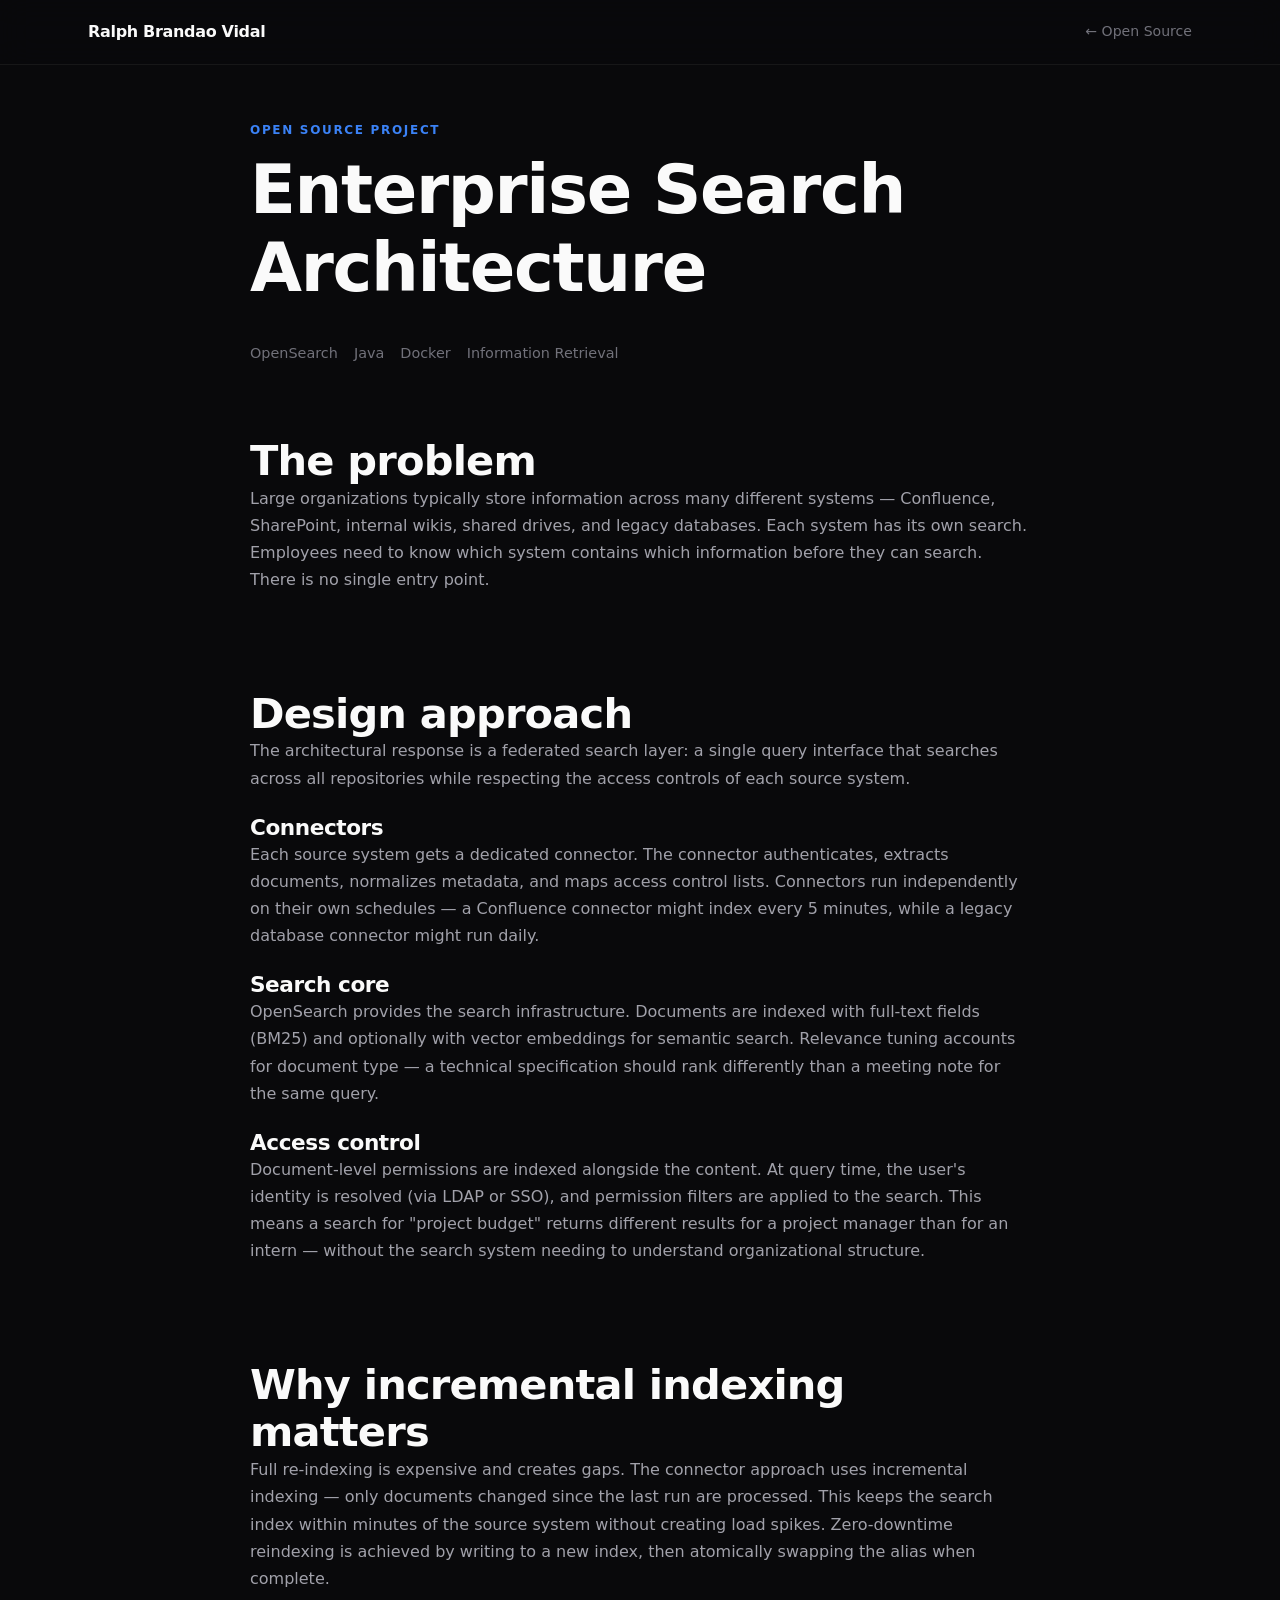
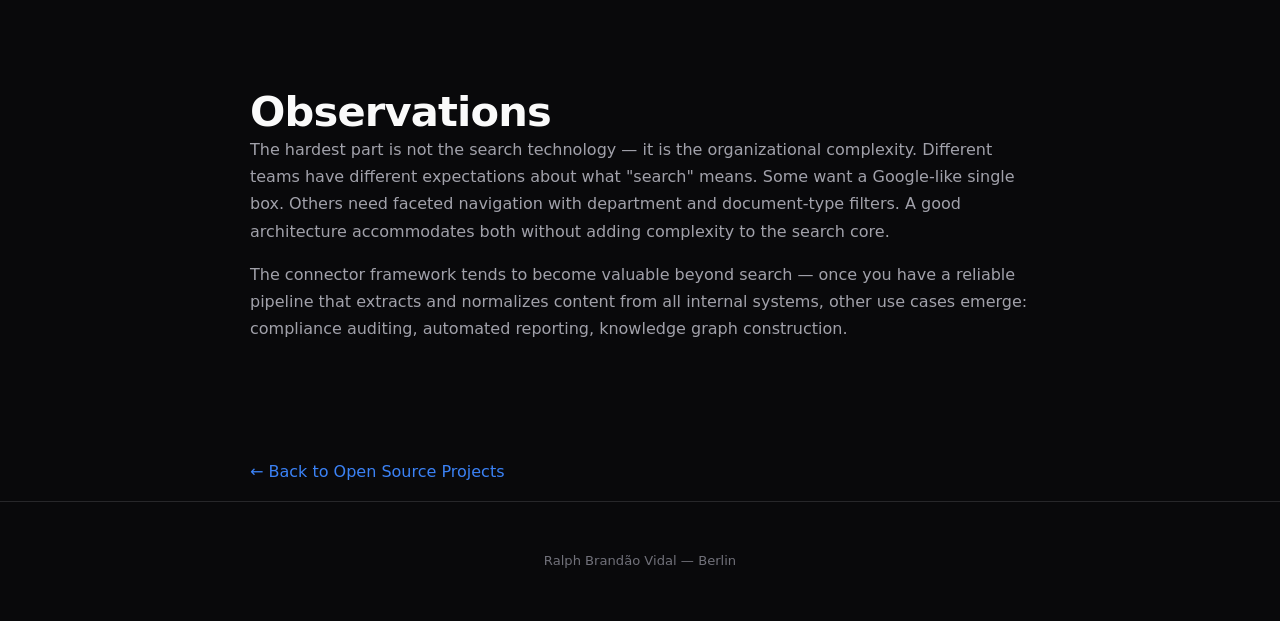
<file: projects/enterprise-search.html>
<!doctype html>
<html lang="en">
<head>
<meta charset="utf-8"><meta name="viewport" content="width=device-width,initial-scale=1">
<title>Enterprise Search Architecture — Ralph Brandão Vidal</title>
<meta name="description" content="Federated search across heterogeneous document repositories using OpenSearch, document connectors and permission-aware retrieval.">
<link rel="stylesheet" href="../assets/css/main.css">
</head><body>

<nav aria-label="Main navigation"><div class="wrap">
  <a href="../" class="logo">Ralph Brandao Vidal</a>
  <div class="nav-links"><a href="../index.html#open-source">&larr; Open Source</a></div>
</div></nav>

<main style="padding-top:120px"><div class="wrap">
<article style="max-width:780px;margin:0 auto">

<p class="eyebrow">Open Source Project</p>
<h1 style="margin-bottom:.5em">Enterprise Search Architecture</h1>
<div class="meta" style="display:flex;gap:16px;color:var(--muted);font-size:.9rem;margin-bottom:32px">
  <span>OpenSearch</span><span>Java</span><span>Docker</span><span>Information Retrieval</span>
</div>

<section style="padding:40px 0">
<h2>The problem</h2>
<p>Large organizations typically store information across many different systems — Confluence, SharePoint, internal wikis, shared drives, and legacy databases. Each system has its own search. Employees need to know which system contains which information before they can search. There is no single entry point.</p>
</section>

<section style="padding:40px 0">
<h2>Design approach</h2>
<p>The architectural response is a federated search layer: a single query interface that searches across all repositories while respecting the access controls of each source system.</p>

<h3 style="margin-top:24px">Connectors</h3>
<p>Each source system gets a dedicated connector. The connector authenticates, extracts documents, normalizes metadata, and maps access control lists. Connectors run independently on their own schedules — a Confluence connector might index every 5 minutes, while a legacy database connector might run daily.</p>

<h3 style="margin-top:24px">Search core</h3>
<p>OpenSearch provides the search infrastructure. Documents are indexed with full-text fields (BM25) and optionally with vector embeddings for semantic search. Relevance tuning accounts for document type — a technical specification should rank differently than a meeting note for the same query.</p>

<h3 style="margin-top:24px">Access control</h3>
<p>Document-level permissions are indexed alongside the content. At query time, the user's identity is resolved (via LDAP or SSO), and permission filters are applied to the search. This means a search for "project budget" returns different results for a project manager than for an intern — without the search system needing to understand organizational structure.</p>
</section>

<section style="padding:40px 0">
<h2>Why incremental indexing matters</h2>
<p>Full re-indexing is expensive and creates gaps. The connector approach uses incremental indexing — only documents changed since the last run are processed. This keeps the search index within minutes of the source system without creating load spikes. Zero-downtime reindexing is achieved by writing to a new index, then atomically swapping the alias when complete.</p>
</section>

<section style="padding:40px 0">
<h2>Observations</h2>
<p>The hardest part is not the search technology — it is the organizational complexity. Different teams have different expectations about what "search" means. Some want a Google-like single box. Others need faceted navigation with department and document-type filters. A good architecture accommodates both without adding complexity to the search core.</p>
<p>The connector framework tends to become valuable beyond search — once you have a reliable pipeline that extracts and normalizes content from all internal systems, other use cases emerge: compliance auditing, automated reporting, knowledge graph construction.</p>
</section>

<p style="margin-top:60px"><a href="../index.html#open-source" style="color:var(--accent)">&larr; Back to Open Source Projects</a></p>
</article>
</div></main>

<footer><div class="wrap"><span>Ralph Brandão Vidal &mdash; Berlin</span></div></footer>
</body></html>
</file>
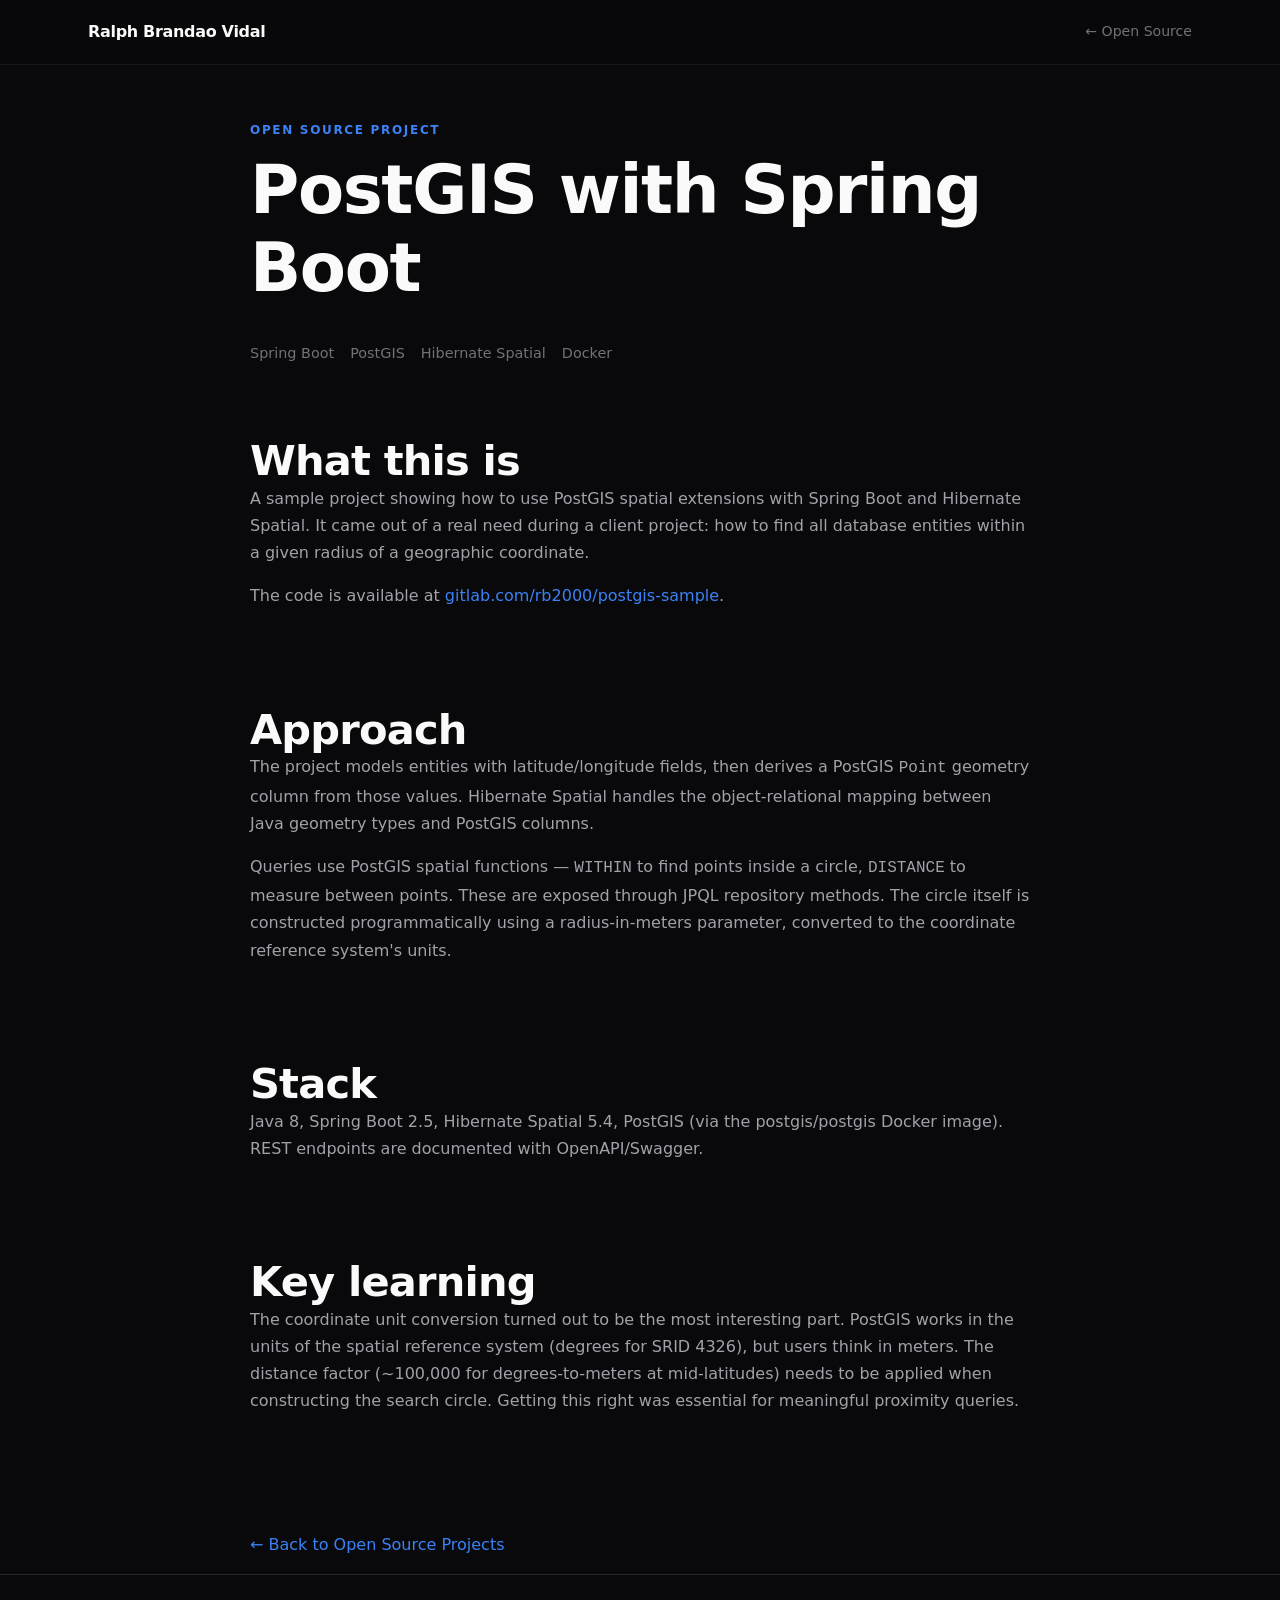
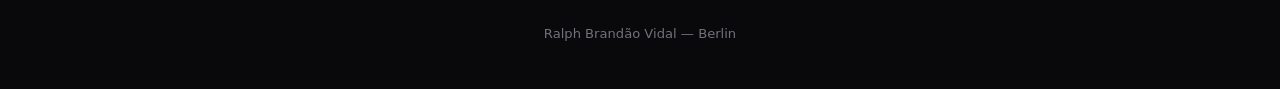
<file: projects/semantic-platform.html>
<!doctype html>
<html lang="en">
<head>
<meta charset="utf-8"><meta name="viewport" content="width=device-width,initial-scale=1">
<title>Geospatial Search — Ralph Brandão Vidal</title>
<meta name="description" content="Spatial search using Spring Boot, Hibernate Spatial and PostGIS.">
<link rel="stylesheet" href="../assets/css/main.css">
</head><body>

<nav aria-label="Main navigation"><div class="wrap">
  <a href="../" class="logo">Ralph Brandao Vidal</a>
  <div class="nav-links"><a href="../index.html#open-source">&larr; Open Source</a></div>
</div></nav>

<main style="padding-top:120px"><div class="wrap">
<article style="max-width:780px;margin:0 auto">

<p class="eyebrow">Open Source Project</p>
<h1 style="margin-bottom:.5em">PostGIS with Spring Boot</h1>
<div class="meta" style="display:flex;gap:16px;color:var(--muted);font-size:.9rem;margin-bottom:32px">
  <span>Spring Boot</span><span>PostGIS</span><span>Hibernate Spatial</span><span>Docker</span>
</div>

<section style="padding:40px 0">
<h2>What this is</h2>
<p>A sample project showing how to use PostGIS spatial extensions with Spring Boot and Hibernate Spatial. It came out of a real need during a client project: how to find all database entities within a given radius of a geographic coordinate.</p>
<p>The code is available at <a href="https://gitlab.com/rb2000/postgis-sample" target="_blank" rel="noopener">gitlab.com/rb2000/postgis-sample</a>.</p>
</section>

<section style="padding:40px 0">
<h2>Approach</h2>
<p>The project models entities with latitude/longitude fields, then derives a PostGIS <code>Point</code> geometry column from those values. Hibernate Spatial handles the object-relational mapping between Java geometry types and PostGIS columns.</p>
<p>Queries use PostGIS spatial functions — <code>WITHIN</code> to find points inside a circle, <code>DISTANCE</code> to measure between points. These are exposed through JPQL repository methods. The circle itself is constructed programmatically using a radius-in-meters parameter, converted to the coordinate reference system's units.</p>
</section>

<section style="padding:40px 0">
<h2>Stack</h2>
<p>Java 8, Spring Boot 2.5, Hibernate Spatial 5.4, PostGIS (via the postgis/postgis Docker image). REST endpoints are documented with OpenAPI/Swagger.</p>
</section>

<section style="padding:40px 0">
<h2>Key learning</h2>
<p>The coordinate unit conversion turned out to be the most interesting part. PostGIS works in the units of the spatial reference system (degrees for SRID 4326), but users think in meters. The distance factor (~100,000 for degrees-to-meters at mid-latitudes) needs to be applied when constructing the search circle. Getting this right was essential for meaningful proximity queries.</p>
</section>

<p style="margin-top:60px"><a href="../index.html#open-source" style="color:var(--accent)">&larr; Back to Open Source Projects</a></p>
</article>
</div></main>

<footer><div class="wrap"><span>Ralph Brandão Vidal &mdash; Berlin</span></div></footer>
</body></html>
</file>
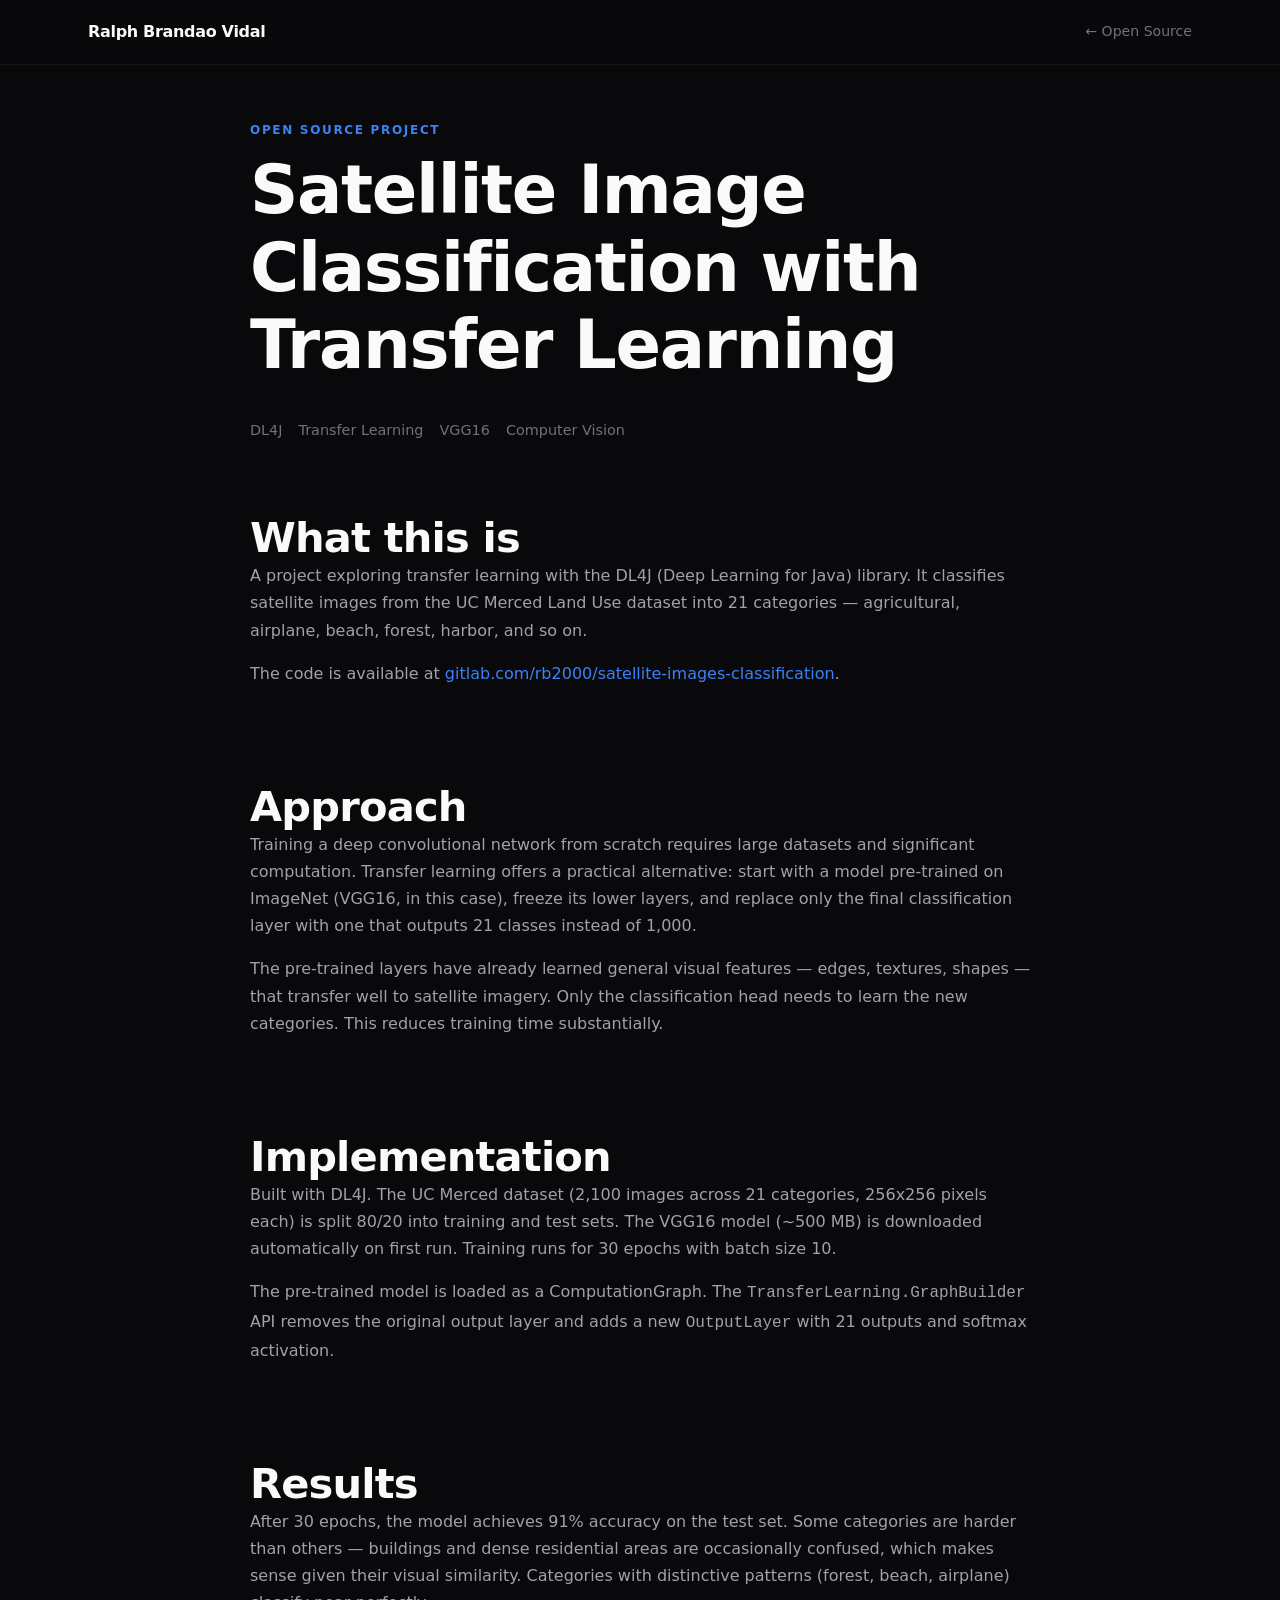
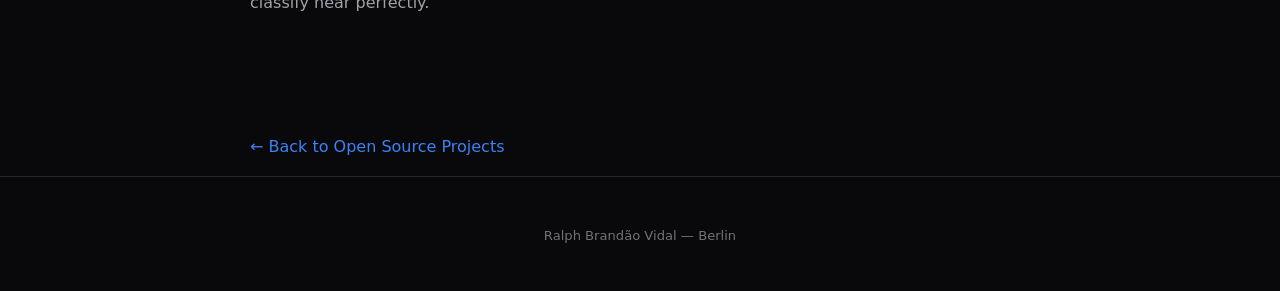
<file: projects/workflow-ai.html>
<!doctype html>
<html lang="en">
<head>
<meta charset="utf-8"><meta name="viewport" content="width=device-width,initial-scale=1">
<title>Satellite Image Classification — Ralph Brandão Vidal</title>
<meta name="description" content="Transfer learning with DL4J and VGG16 for satellite imagery classification.">
<link rel="stylesheet" href="../assets/css/main.css">
</head><body>

<nav aria-label="Main navigation"><div class="wrap">
  <a href="../" class="logo">Ralph Brandao Vidal</a>
  <div class="nav-links"><a href="../index.html#open-source">&larr; Open Source</a></div>
</div></nav>

<main style="padding-top:120px"><div class="wrap">
<article style="max-width:780px;margin:0 auto">

<p class="eyebrow">Open Source Project</p>
<h1 style="margin-bottom:.5em">Satellite Image Classification with Transfer Learning</h1>
<div class="meta" style="display:flex;gap:16px;color:var(--muted);font-size:.9rem;margin-bottom:32px">
  <span>DL4J</span><span>Transfer Learning</span><span>VGG16</span><span>Computer Vision</span>
</div>

<section style="padding:40px 0">
<h2>What this is</h2>
<p>A project exploring transfer learning with the DL4J (Deep Learning for Java) library. It classifies satellite images from the UC Merced Land Use dataset into 21 categories — agricultural, airplane, beach, forest, harbor, and so on.</p>
<p>The code is available at <a href="https://gitlab.com/rb2000/satellite-images-classification" target="_blank" rel="noopener">gitlab.com/rb2000/satellite-images-classification</a>.</p>
</section>

<section style="padding:40px 0">
<h2>Approach</h2>
<p>Training a deep convolutional network from scratch requires large datasets and significant computation. Transfer learning offers a practical alternative: start with a model pre-trained on ImageNet (VGG16, in this case), freeze its lower layers, and replace only the final classification layer with one that outputs 21 classes instead of 1,000.</p>
<p>The pre-trained layers have already learned general visual features — edges, textures, shapes — that transfer well to satellite imagery. Only the classification head needs to learn the new categories. This reduces training time substantially.</p>
</section>

<section style="padding:40px 0">
<h2>Implementation</h2>
<p>Built with DL4J. The UC Merced dataset (2,100 images across 21 categories, 256x256 pixels each) is split 80/20 into training and test sets. The VGG16 model (~500 MB) is downloaded automatically on first run. Training runs for 30 epochs with batch size 10.</p>
<p>The pre-trained model is loaded as a ComputationGraph. The <code>TransferLearning.GraphBuilder</code> API removes the original output layer and adds a new <code>OutputLayer</code> with 21 outputs and softmax activation.</p>
</section>

<section style="padding:40px 0">
<h2>Results</h2>
<p>After 30 epochs, the model achieves 91% accuracy on the test set. Some categories are harder than others — buildings and dense residential areas are occasionally confused, which makes sense given their visual similarity. Categories with distinctive patterns (forest, beach, airplane) classify near perfectly.</p>
</section>

<p style="margin-top:60px"><a href="../index.html#open-source" style="color:var(--accent)">&larr; Back to Open Source Projects</a></p>
</article>
</div></main>

<footer><div class="wrap"><span>Ralph Brandão Vidal &mdash; Berlin</span></div></footer>
</body></html>
</file>
<file: assets/css/main.css>
/* ═══════════════════════════════════════════════
   Software Engineering for Knowledge Systems
   Personal website — Ralph Brandão Vidal
   ═══════════════════════════════════════════════ */

:root {
  --bg: #09090b;
  --bg2: #121214;
  --bg3: #1a1a1e;
  --surface: #18181b;
  --text: #fafafa;
  --text2: #a1a1aa;
  --muted: #71717a;
  --accent: #3b82f6;
  --accent-dim: rgba(59,130,246,.12);
  --accent-glow: rgba(59,130,246,.25);
  --border: #27272a;
  --border-light: #3f3f46;
  --radius: 10px;
  --max-width: 1200px;
  --gap: clamp(60px,10vw,120px);
}

/* ── Reset ──────────────────────────────── */
*,*::before,*::after{box-sizing:border-box;margin:0;padding:0}
html{scroll-behavior:smooth;-webkit-font-smoothing:antialiased;-moz-osx-font-smoothing:grayscale}
body{
  background:var(--bg);
  color:var(--text);
  font:400 1rem/1.7 system-ui,-apple-system,'Segoe UI',Inter,sans-serif;
  overflow-x:hidden;
}
img{display:block;max-width:100%;height:auto}
a{color:var(--accent);text-decoration:none;transition:color .2s}
a:hover{color:#60a5fa}
::selection{background:var(--accent);color:#fff}

/* ── Typography ─────────────────────────── */
h1,h2,h3,h4{font-weight:600;letter-spacing:-0.02em;line-height:1.15;color:var(--text)}
h1{font-size:clamp(2.8rem,5.5vw,4.2rem)}
h2{font-size:clamp(1.8rem,3.5vw,2.6rem)}
h3{font-size:clamp(1.1rem,2vw,1.35rem)}
p{margin-bottom:1em;color:var(--text2)}
.eyebrow{
  font-size:0.75rem;font-weight:600;letter-spacing:0.14em;
  text-transform:uppercase;color:var(--accent);margin-bottom:0.75rem;
}
.lead{font-size:clamp(1.05rem,1.8vw,1.2rem);color:var(--muted);max-width:60ch}

/* ── Layout ─────────────────────────────── */
.wrap{max-width:var(--max-width);margin:0 auto;padding:0 clamp(20px,5vw,48px)}
section{padding:var(--gap) 0}
.section-header{margin-bottom:56px}
.section-header h2{margin-bottom:0.4em}

/* ── Navigation ─────────────────────────── */
nav{
  position:fixed;inset:0 0 auto 0;z-index:1000;
  background:rgba(9,9,11,.82);backdrop-filter:blur(16px);
  -webkit-backdrop-filter:blur(16px);
  border-bottom:1px solid rgba(255,255,255,.06);
}
nav .wrap{display:flex;justify-content:space-between;align-items:center;height:64px}
.logo{font-weight:700;font-size:1rem;letter-spacing:-0.02em;color:var(--text)}
.nav-links{display:flex;gap:20px;align-items:center}
.nav-links a{color:var(--muted);font-size:0.88rem;transition:color .2s}
.nav-links a:hover,.nav-links a:focus-visible{color:var(--text)}
.nav-cta{
  background:var(--accent);color:#fff!important;
  padding:7px 16px;border-radius:7px;font-weight:600;font-size:0.85rem;
}
.nav-cta:hover{background:#2563eb}

/* ── Hero ────────────────────────────────── */
.hero{
  min-height:85vh;display:flex;align-items:center;
  background-color:var(--bg);
  background-image:
    linear-gradient(rgba(0,0,0,0.45),rgba(0,0,0,0.45)),
    url('../img/hero/cropped-fraz3.png');
  background-size:cover;
  background-position:center;
}
.hero .wrap{max-width:1400px}
.hero-inner{padding:96px 0;max-width:780px}
.hero-inner h1{
  margin-bottom:0.25em;font-weight:700;letter-spacing:-0.04em;
  font-size:clamp(2.8rem,6.5vw,5.2rem);line-height:1.08;
}
.hero-inner .accent{color:var(--accent)}
.hero .lead{font-size:clamp(1.05rem,1.8vw,1.25rem);margin-bottom:36px;color:var(--text2);max-width:56ch}
.hero-actions{display:flex;gap:14px;flex-wrap:wrap}
.btn{
  display:inline-flex;align-items:center;gap:8px;
  padding:13px 26px;border-radius:8px;
  font-weight:600;font-size:0.95rem;transition:all .2s;
}
.btn-primary{background:var(--accent);color:#fff}
.btn-primary:hover{background:#2563eb;color:#fff}
.btn-secondary{
  background:transparent;color:var(--text);
  border:1px solid var(--border-light);
}
.btn-secondary:hover{background:var(--bg3);border-color:var(--muted);color:var(--text)}

/* ── Capabilities ────────────────────────── */
.cap-grid{display:grid;grid-template-columns:repeat(auto-fit,minmax(280px,1fr));gap:20px}
.cap-card{
  background:var(--bg2);border:1px solid var(--border);
  border-radius:var(--radius);padding:32px;
  transition:border-color .25s;
}
.cap-card:hover{border-color:var(--accent)}
.cap-card .icon{font-size:1.4rem;margin-bottom:18px;opacity:.8}
.cap-card h3{font-size:1.05rem;margin-bottom:14px;font-weight:600}
.cap-card ul{list-style:none;padding:0}
.cap-card li{font-size:0.9rem;color:var(--text2);padding:3px 0;padding-left:16px;position:relative}
.cap-card li::before{
  content:'';position:absolute;left:0;top:12px;
  width:5px;height:5px;border-radius:50%;background:var(--accent);opacity:.6;
}

/* ── Projects ────────────────────────────── */
.project-cards{display:flex;flex-direction:column;gap:20px}
.project-card{
  display:grid;grid-template-columns:1fr 280px;gap:0;
  background:var(--bg2);border:1px solid var(--border);
  border-radius:var(--radius);overflow:hidden;
  transition:border-color .25s;
}
.project-card:hover{border-color:var(--accent)}
.project-card .text{padding:clamp(28px,4vw,40px);display:flex;flex-direction:column;justify-content:center}
.project-card .text .meta{margin-bottom:14px}
.project-card .text .meta span{
  font-size:0.72rem;font-weight:600;letter-spacing:0.08em;
  text-transform:uppercase;color:var(--accent);
  background:var(--accent-dim);padding:4px 10px;border-radius:5px;
}
.project-card .text h3{font-size:1.25rem;margin-bottom:0.5em}
.project-card .text p{font-size:0.9rem;color:var(--text2);margin-bottom:14px}
.project-card .text .tags{display:flex;gap:7px;flex-wrap:wrap}
.project-card .text .tags span{
  font-size:0.75rem;padding:4px 10px;
  background:var(--bg3);color:var(--muted);
  border-radius:5px;border:1px solid var(--border);
}
.project-card .text .card-link{
  display:inline-flex;align-items:center;gap:6px;margin-top:14px;
  font-size:0.88rem;font-weight:500;
}
.project-card .visual{overflow:hidden}
.project-card .visual img{width:100%;height:100%;object-fit:cover;min-height:240px}
@media(max-width:768px){
  .project-card{grid-template-columns:1fr}
  .project-card .visual{order:-1;max-height:200px}
}

/* ── Case Studies ────────────────────────── */
.case-study{
  display:grid;grid-template-columns:1fr 280px;gap:0;
  border-top:1px solid var(--border);padding:0;
}
.case-study:last-child{border-bottom:1px solid var(--border)}
.case-study .text{padding:clamp(28px,4vw,48px)}
.case-study h3{font-size:1.5rem;margin-bottom:0.5em}
.case-study .meta{display:flex;gap:16px;color:var(--muted);font-size:0.88rem;margin-bottom:16px}
.case-study .visual img{width:100%;height:100%;object-fit:cover;min-height:260px}
.case-study .read-more{
  display:inline-flex;align-items:center;gap:6px;margin-top:16px;
  font-weight:500;color:var(--accent);transition:gap .2s;
}
.case-study .read-more:hover{gap:12px}
@media(max-width:768px){
  .case-study{grid-template-columns:1fr}
  .case-study .visual img{min-height:180px}
}

/* ── Private AI Section ───────────────────── */
.private-ai-grid{
  display:grid;grid-template-columns:repeat(auto-fit,minmax(240px,1fr));gap:20px;
}
.private-ai-card{
  background:var(--bg2);border:1px solid var(--border);
  border-radius:var(--radius);padding:28px;
}
.private-ai-card h3{font-size:1rem;margin-bottom:8px}
.private-ai-card p{font-size:0.9rem;color:var(--text2);margin:0}

/* ── Services Grid ───────────────────────── */
.services-grid{
  display:grid;grid-template-columns:repeat(auto-fit,minmax(300px,1fr));gap:20px;
}
.service-card{
  background:var(--bg2);border:1px solid var(--border);
  border-radius:var(--radius);padding:32px;
  transition:border-color .25s;
}
.service-card:hover{border-color:var(--accent)}
.service-card .num{
  font-size:0.75rem;font-weight:700;color:var(--accent);
  letter-spacing:0.1em;margin-bottom:12px;
}
.service-card h3{font-size:1.05rem;margin-bottom:8px}
.service-card p{font-size:0.9rem;color:var(--text2);margin:0}

/* ── Tech Stack ──────────────────────────── */
.stack-section{margin-bottom:36px}
.stack-section h3{font-size:0.85rem;font-weight:600;color:var(--muted);text-transform:uppercase;letter-spacing:0.1em;margin-bottom:14px}
.chips{display:flex;flex-wrap:wrap;gap:8px}
.chips span{
  font-size:0.82rem;padding:7px 16px;
  background:var(--bg2);color:var(--text2);
  border-radius:7px;border:1px solid var(--border);
  font-weight:500;transition:border-color .2s;
}
.chips span:hover{border-color:var(--accent);color:var(--text)}

/* ── Timeline ────────────────────────────── */
.timeline{position:relative}
.timeline::before{
  content:'';position:absolute;left:90px;top:0;bottom:0;
  width:1px;background:var(--border);
}
.timeline-item{display:grid;grid-template-columns:100px 1fr;gap:32px;margin-bottom:48px}
.timeline-year{
  font-size:0.78rem;font-weight:600;color:var(--accent);
  text-align:right;padding-top:3px;
}
.timeline-content h3{margin-bottom:0}
.timeline-context{color:var(--muted);font-size:0.82rem;margin-bottom:10px}
.timeline-content p{font-size:0.9rem;color:var(--text2);max-width:60ch}
.timeline-stack{
  font-size:0.75rem!important;color:var(--muted)!important;
  font-family:'SF Mono','Fira Code','Consolas',monospace;
  margin-top:8px;word-break:break-word;
}
.timeline-img{margin-top:16px;border-radius:var(--radius);overflow:hidden;max-width:480px}
.timeline-img img{width:100%;display:block;border-radius:var(--radius)}
@media(max-width:768px){
  .timeline::before{left:16px}
  .timeline-item{grid-template-columns:40px 1fr;gap:20px}
  .timeline-year{text-align:left;font-size:0.72rem}
}

/* ── About ───────────────────────────────── */
.about-layout{max-width:680px}
.about-text h2{margin-bottom:0.5em}
.about-text .location{color:var(--accent);font-size:0.88rem;margin-bottom:1.5em}

/* ── Contact ─────────────────────────────── */
.contact-grid{display:grid;grid-template-columns:repeat(auto-fit,minmax(200px,1fr));gap:20px}
.contact-link{
  display:flex;flex-direction:column;gap:2px;
  padding:20px 24px;background:var(--bg2);
  border:1px solid var(--border);border-radius:var(--radius);
  color:var(--text);font-size:0.9rem;
  transition:border-color .2s;
}
.contact-link:hover{border-color:var(--accent);color:var(--text)}
.contact-link .label{color:var(--muted);font-size:0.78rem;text-transform:uppercase;letter-spacing:0.08em}

/* ── Footer ──────────────────────────────── */
footer{
  padding:48px 0;border-top:1px solid var(--border);
  text-align:center;color:var(--muted);font-size:0.82rem;
}

/* ── Background bands ────────────────────── */
.bg-dark{background:var(--bg)}
.bg-mid{background:var(--bg2)}

/* ── Animations ──────────────────────────── */
.reveal{opacity:0;transform:translateY(16px);transition:opacity .6s ease-out,transform .6s ease-out}
.reveal.visible{opacity:1;transform:translateY(0)}
.reveal-delay-1{transition-delay:.1s}
.reveal-delay-2{transition-delay:.2s}
.reveal-delay-3{transition-delay:.3s}

/* ── Focus ───────────────────────────────── */
:focus-visible{outline:2px solid var(--accent);outline-offset:3px;border-radius:4px}
.skip-link{
  position:fixed;top:-100px;left:20px;z-index:10000;
  background:var(--accent);color:#fff;padding:12px 20px;
  border-radius:8px;font-weight:600;transition:top .2s;
}
.skip-link:focus{top:12px}

/* ── Diagram Container ───────────────────── */
.diagram{background:var(--bg2);border:1px solid var(--border);border-radius:var(--radius);padding:40px 20px;overflow-x:auto;margin-bottom:40px}
.diagram svg{display:block;max-width:100%;height:auto}
.diagram text{fill:var(--text);font-family:system-ui,sans-serif}
.diagram line,.diagram path,.diagram rect{stroke:var(--border-light)}
.diagram .highlight{stroke:var(--accent);fill:var(--accent-dim)}

/* ── Responsive ──────────────────────────── */
@media(max-width:768px){
  .nav-links{display:none}
  section{padding:56px 0}
  .hero{min-height:70vh}
  .hero-inner h1{font-size:2.8rem}
}
@media(max-width:480px){
  .hero{min-height:65vh}
  .hero-inner h1{font-size:2.2rem}
  .cap-grid,.services-grid,.contact-grid{grid-template-columns:1fr}
}
</file>
